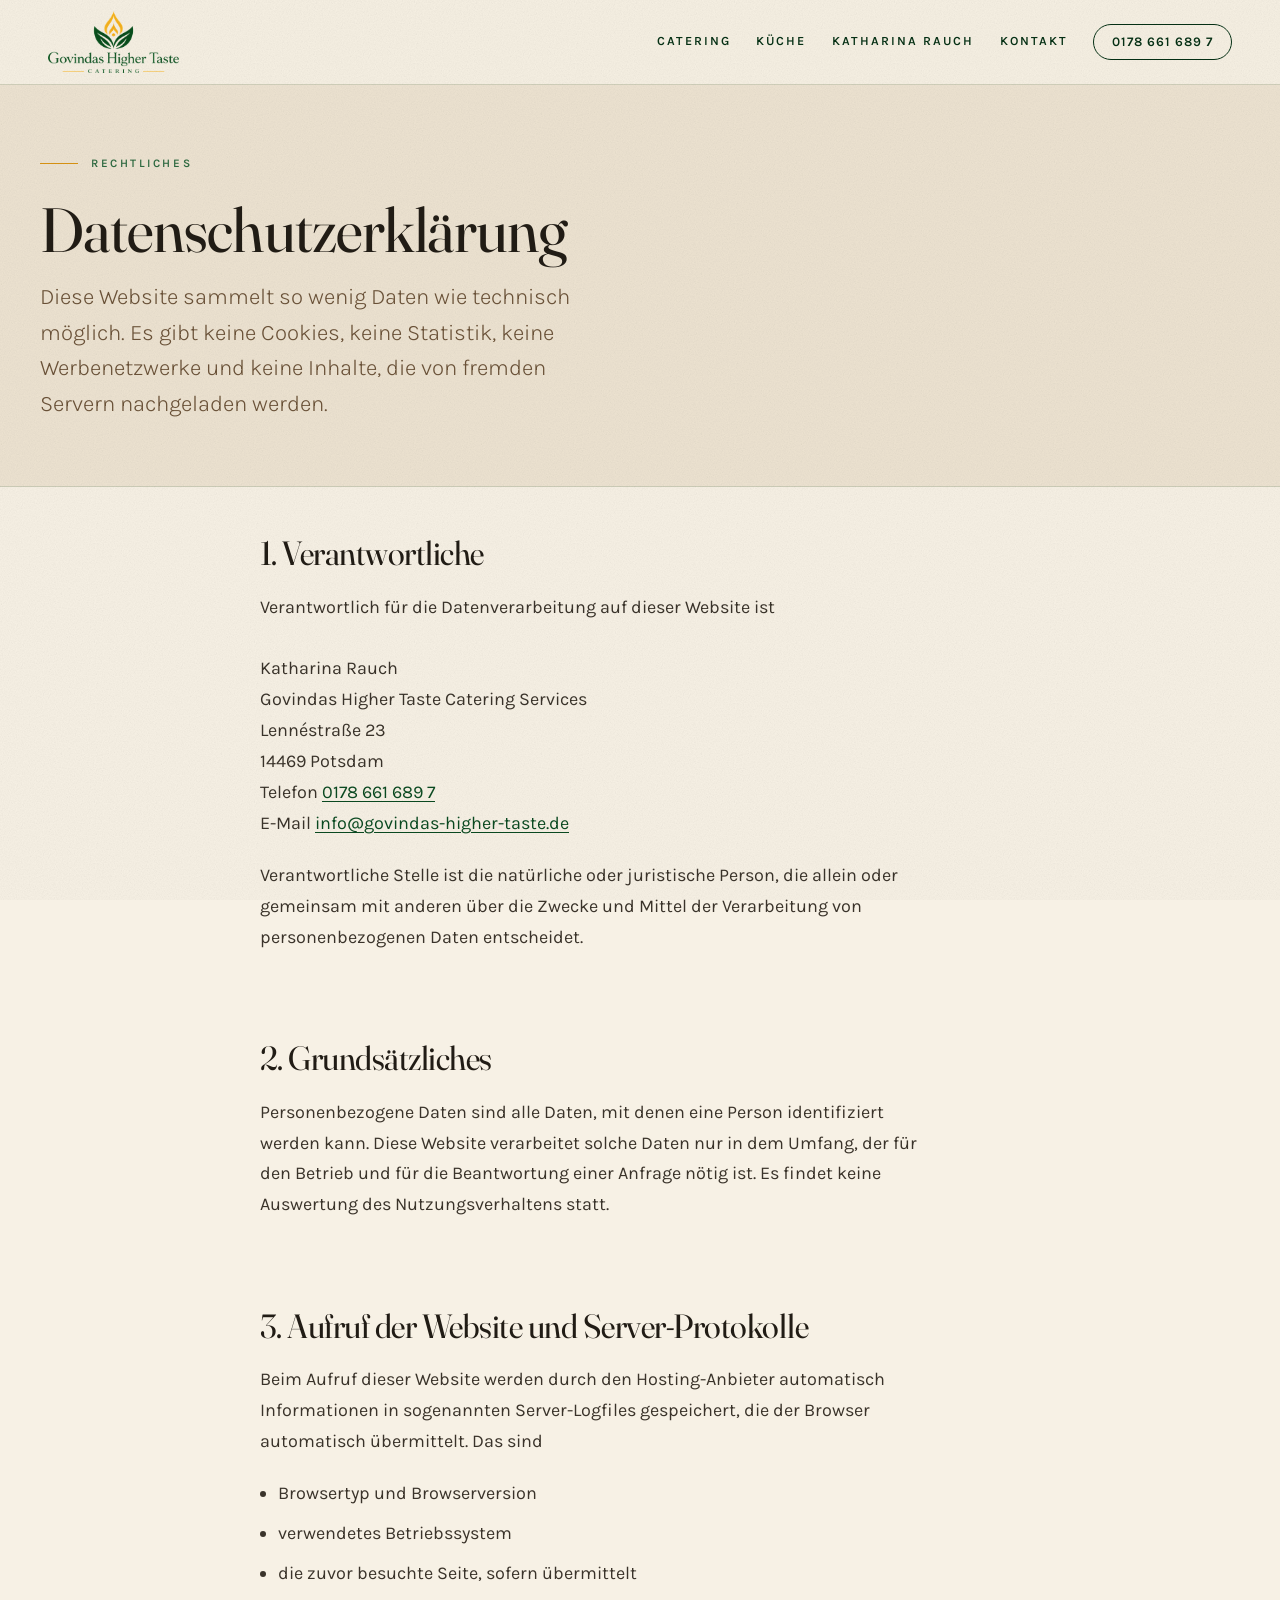
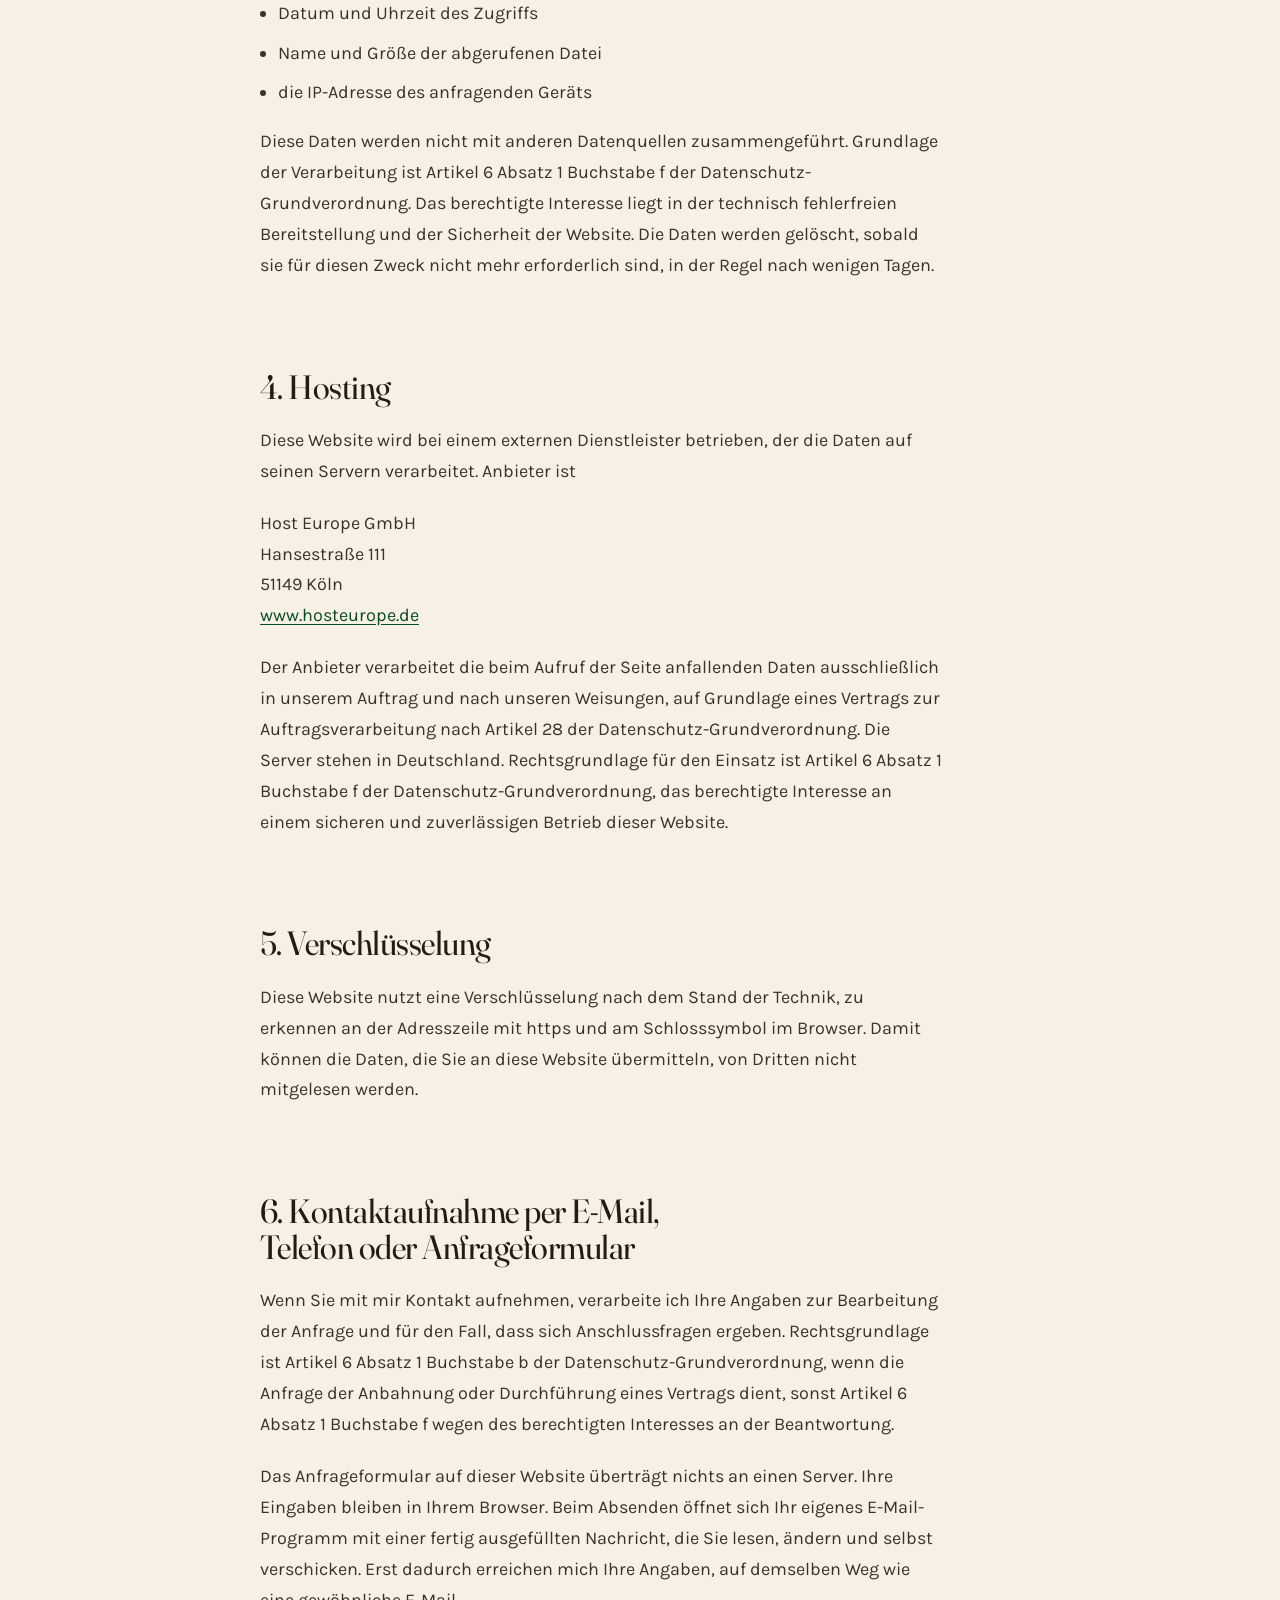
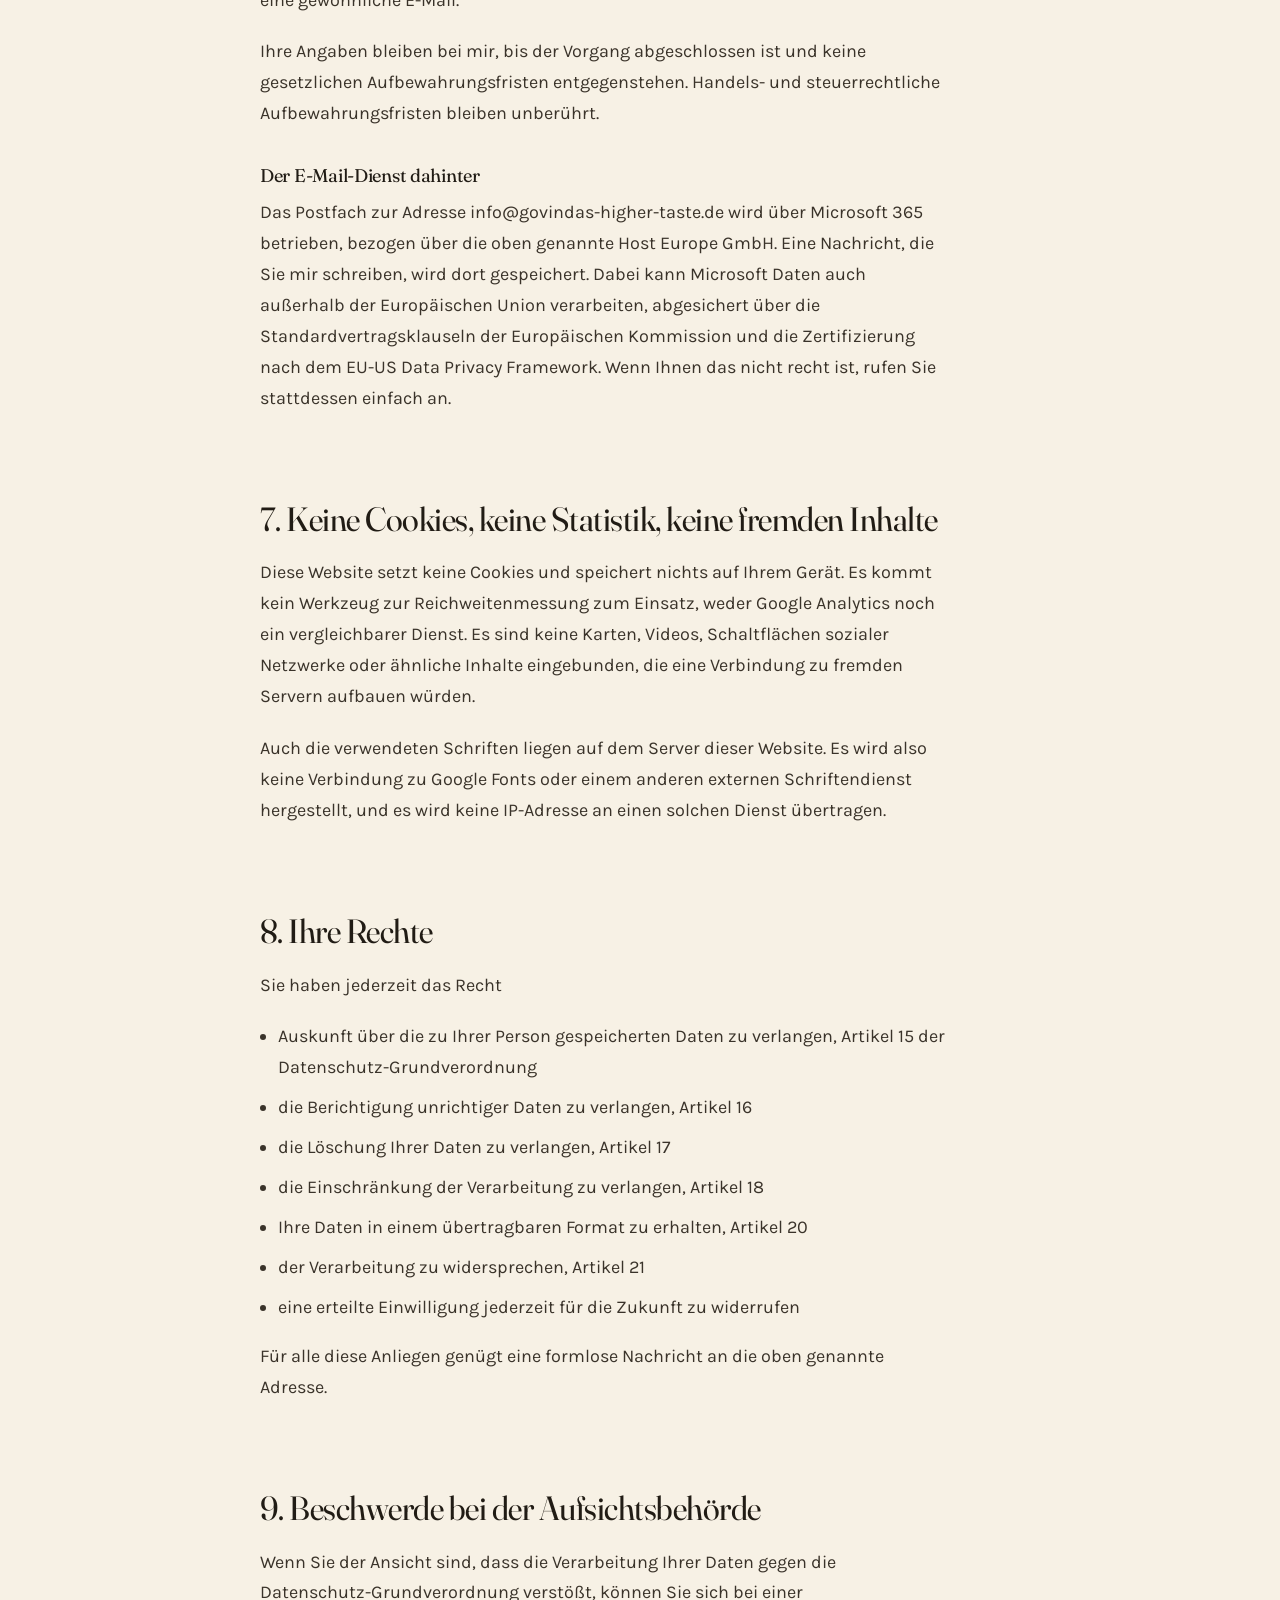
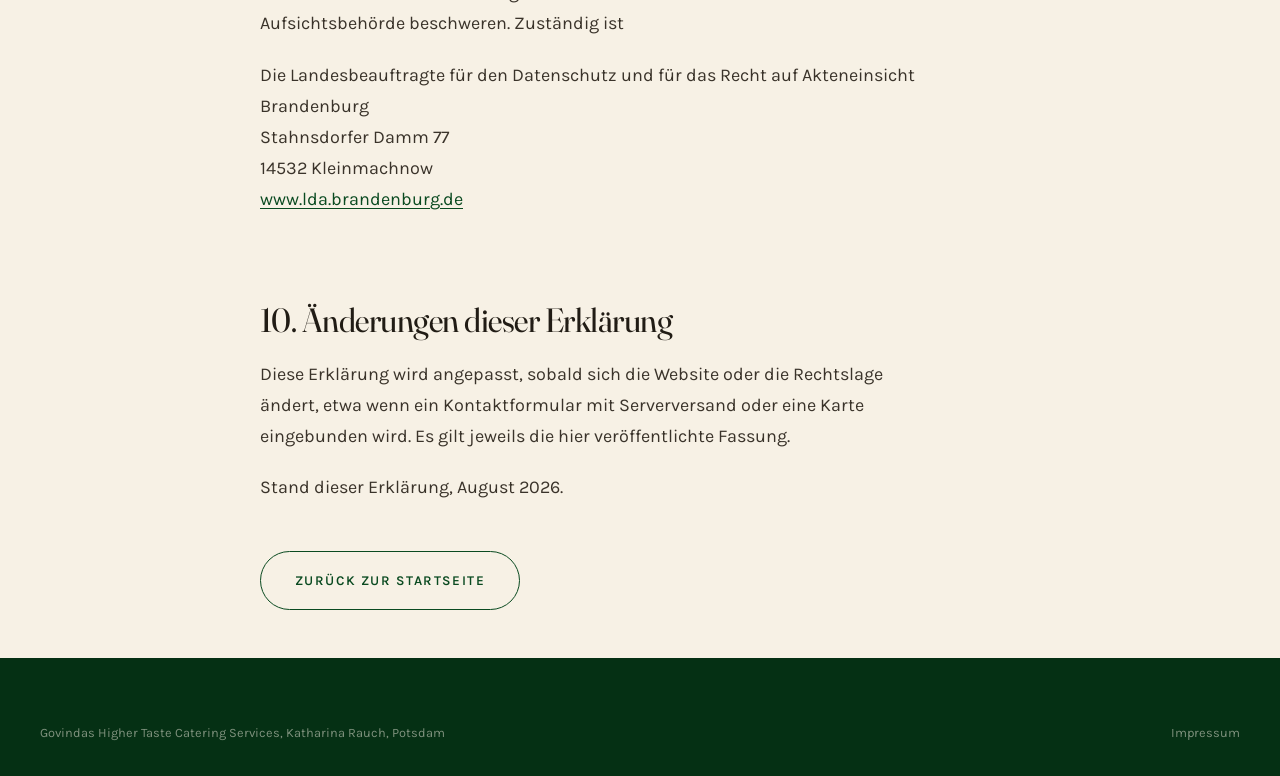
<file: datenschutz.html>
<!doctype html>
<html lang="de">
<head>
<meta charset="utf-8">
<script>document.documentElement.className+=" js";</script>
<meta name="robots" content="noindex, nofollow, noarchive">
<meta name="viewport" content="width=device-width, initial-scale=1">
<title>Datenschutzerklärung, Govindas Higher Taste Catering Services</title>
<meta name="description" content="Datenschutzerklärung von Govindas Higher Taste Catering Services, Katharina Rauch, Potsdam.">
<meta name="theme-color" content="#053014">
<link rel="icon" href="assets/img/zeichen.png?v=202608110428">
<link rel="stylesheet" href="assets/css/site.css?v=202608110428">
</head>
<body>

<header class="kopf kopf--fest" id="kopf">
  <a class="kopf-logo" href="index.html" aria-label="Govindas Higher Taste, zur Startseite">
    <img src="assets/img/logo.png?v=202608110428" alt="Govindas Higher Taste Catering" width="760" height="360">
  </a>
  <button class="nav-schalter" id="navSchalter" aria-label="Menü öffnen" aria-expanded="false" aria-controls="hauptnav">
    <span></span><span></span><span></span>
  </button>
  <nav class="kopf-nav" id="hauptnav">
    <a href="index.html#angebot">Catering</a>
    <a href="index.html#herkunft">Küche</a>
    <a href="katharina-rauch.html">Katharina Rauch</a>
    <a href="index.html#kontakt">Kontakt</a>
    <a class="kopf-tel" href="tel:+491786616897">0178 661 689 7</a>
  </nav>
</header>

<main>

<section class="seitenkopf">
  <div class="bahn">
    <p class="marke">Rechtliches</p>
    <h1>Datenschutzerklärung</h1>
    <p class="vorspann" style="max-width:36rem">
      Diese Website sammelt so wenig Daten wie technisch möglich. Es gibt keine
      Cookies, keine Statistik, keine Werbenetzwerke und keine Inhalte, die von
      fremden Servern nachgeladen werden.
    </p>
  </div>
</section>

<section class="abschnitt">
  <div class="bahn-schmal lauftext">

    <h2>1. Verantwortliche</h2>
    <p>
      Verantwortlich für die Datenverarbeitung auf dieser Website ist<br><br>
      Katharina Rauch<br>
      Govindas Higher Taste Catering Services<br>
      Lennéstraße 23<br>
      14469 Potsdam<br>
      Telefon <a href="tel:+491786616897">0178 661 689 7</a><br>
      E-Mail <a href="mailto:info@govindas-higher-taste.de">info@govindas-higher-taste.de</a>
    </p>
    <p>
      Verantwortliche Stelle ist die natürliche oder juristische Person, die
      allein oder gemeinsam mit anderen über die Zwecke und Mittel der
      Verarbeitung von personenbezogenen Daten entscheidet.
    </p>

    <h2>2. Grundsätzliches</h2>
    <p>
      Personenbezogene Daten sind alle Daten, mit denen eine Person
      identifiziert werden kann. Diese Website verarbeitet solche Daten nur in
      dem Umfang, der für den Betrieb und für die Beantwortung einer Anfrage
      nötig ist. Es findet keine Auswertung des Nutzungsverhaltens statt.
    </p>

    <h2>3. Aufruf der Website und Server-Protokolle</h2>
    <p>
      Beim Aufruf dieser Website werden durch den Hosting-Anbieter automatisch
      Informationen in sogenannten Server-Logfiles gespeichert, die der Browser
      automatisch übermittelt. Das sind
    </p>
    <ul>
      <li>Browsertyp und Browserversion</li>
      <li>verwendetes Betriebssystem</li>
      <li>die zuvor besuchte Seite, sofern übermittelt</li>
      <li>Datum und Uhrzeit des Zugriffs</li>
      <li>Name und Größe der abgerufenen Datei</li>
      <li>die IP-Adresse des anfragenden Geräts</li>
    </ul>
    <p>
      Diese Daten werden nicht mit anderen Datenquellen zusammengeführt.
      Grundlage der Verarbeitung ist Artikel 6 Absatz 1 Buchstabe f der
      Datenschutz-Grundverordnung. Das berechtigte Interesse liegt in der
      technisch fehlerfreien Bereitstellung und der Sicherheit der Website. Die
      Daten werden gelöscht, sobald sie für diesen Zweck nicht mehr erforderlich
      sind, in der Regel nach wenigen Tagen.
    </p>

    <h2>4. Hosting</h2>
    <p>
      Diese Website wird bei einem externen Dienstleister betrieben, der die
      Daten auf seinen Servern verarbeitet. Anbieter ist
    </p>
    <p>
      Host Europe GmbH<br>
      Hansestraße 111<br>
      51149 Köln<br>
      <a href="https://www.hosteurope.de" rel="noopener" target="_blank">www.hosteurope.de</a>
    </p>
    <p>
      Der Anbieter verarbeitet die beim Aufruf der Seite anfallenden Daten
      ausschließlich in unserem Auftrag und nach unseren Weisungen, auf
      Grundlage eines Vertrags zur Auftragsverarbeitung nach Artikel 28 der
      Datenschutz-Grundverordnung. Die Server stehen in Deutschland.
      Rechtsgrundlage für den Einsatz ist Artikel 6 Absatz 1 Buchstabe f der
      Datenschutz-Grundverordnung, das berechtigte Interesse an einem sicheren
      und zuverlässigen Betrieb dieser Website.
    </p>

    <h2>5. Verschlüsselung</h2>
    <p>
      Diese Website nutzt eine Verschlüsselung nach dem Stand der Technik, zu
      erkennen an der Adresszeile mit https und am Schlosssymbol im Browser.
      Damit können die Daten, die Sie an diese Website übermitteln, von Dritten
      nicht mitgelesen werden.
    </p>

    <h2>6. Kontaktaufnahme per E-Mail, Telefon oder Anfrageformular</h2>
    <p>
      Wenn Sie mit mir Kontakt aufnehmen, verarbeite ich Ihre Angaben zur
      Bearbeitung der Anfrage und für den Fall, dass sich Anschlussfragen
      ergeben. Rechtsgrundlage ist Artikel 6 Absatz 1 Buchstabe b der
      Datenschutz-Grundverordnung, wenn die Anfrage der Anbahnung oder
      Durchführung eines Vertrags dient, sonst Artikel 6 Absatz 1 Buchstabe f
      wegen des berechtigten Interesses an der Beantwortung.
    </p>
    <p>
      Das Anfrageformular auf dieser Website überträgt nichts an einen Server.
      Ihre Eingaben bleiben in Ihrem Browser. Beim Absenden öffnet sich Ihr
      eigenes E-Mail-Programm mit einer fertig ausgefüllten Nachricht, die Sie
      lesen, ändern und selbst verschicken. Erst dadurch erreichen mich Ihre
      Angaben, auf demselben Weg wie eine gewöhnliche E-Mail.
    </p>
    <p>
      Ihre Angaben bleiben bei mir, bis der Vorgang abgeschlossen ist und keine
      gesetzlichen Aufbewahrungsfristen entgegenstehen. Handels- und
      steuerrechtliche Aufbewahrungsfristen bleiben unberührt.
    </p>

    <h3>Der E-Mail-Dienst dahinter</h3>
    <p>
      Das Postfach zur Adresse info@govindas-higher-taste.de wird über
      Microsoft 365 betrieben, bezogen über die oben genannte Host Europe GmbH.
      Eine Nachricht, die Sie mir schreiben, wird dort gespeichert. Dabei kann
      Microsoft Daten auch außerhalb der Europäischen Union verarbeiten,
      abgesichert über die Standardvertragsklauseln der Europäischen Kommission
      und die Zertifizierung nach dem EU-US Data Privacy Framework. Wenn Ihnen
      das nicht recht ist, rufen Sie stattdessen einfach an.
    </p>

    <h2>7. Keine Cookies, keine Statistik, keine fremden Inhalte</h2>
    <p>
      Diese Website setzt keine Cookies und speichert nichts auf Ihrem Gerät.
      Es kommt kein Werkzeug zur Reichweitenmessung zum Einsatz, weder
      Google Analytics noch ein vergleichbarer Dienst. Es sind keine Karten,
      Videos, Schaltflächen sozialer Netzwerke oder ähnliche Inhalte
      eingebunden, die eine Verbindung zu fremden Servern aufbauen würden.
    </p>
    <p>
      Auch die verwendeten Schriften liegen auf dem Server dieser Website. Es
      wird also keine Verbindung zu Google Fonts oder einem anderen externen
      Schriftendienst hergestellt, und es wird keine IP-Adresse an einen
      solchen Dienst übertragen.
    </p>

    <h2>8. Ihre Rechte</h2>
    <p>
      Sie haben jederzeit das Recht
    </p>
    <ul>
      <li>Auskunft über die zu Ihrer Person gespeicherten Daten zu verlangen,
        Artikel 15 der Datenschutz-Grundverordnung</li>
      <li>die Berichtigung unrichtiger Daten zu verlangen, Artikel 16</li>
      <li>die Löschung Ihrer Daten zu verlangen, Artikel 17</li>
      <li>die Einschränkung der Verarbeitung zu verlangen, Artikel 18</li>
      <li>Ihre Daten in einem übertragbaren Format zu erhalten, Artikel 20</li>
      <li>der Verarbeitung zu widersprechen, Artikel 21</li>
      <li>eine erteilte Einwilligung jederzeit für die Zukunft zu widerrufen</li>
    </ul>
    <p>
      Für alle diese Anliegen genügt eine formlose Nachricht an die oben
      genannte Adresse.
    </p>

    <h2>9. Beschwerde bei der Aufsichtsbehörde</h2>
    <p>
      Wenn Sie der Ansicht sind, dass die Verarbeitung Ihrer Daten gegen die
      Datenschutz-Grundverordnung verstößt, können Sie sich bei einer
      Aufsichtsbehörde beschweren. Zuständig ist
    </p>
    <p>
      Die Landesbeauftragte für den Datenschutz und für das Recht auf
      Akteneinsicht Brandenburg<br>
      Stahnsdorfer Damm 77<br>
      14532 Kleinmachnow<br>
      <a href="https://www.lda.brandenburg.de" rel="noopener" target="_blank">www.lda.brandenburg.de</a>
    </p>

    <h2>10. Änderungen dieser Erklärung</h2>
    <p>
      Diese Erklärung wird angepasst, sobald sich die Website oder die
      Rechtslage ändert, etwa wenn ein Kontaktformular mit Serverversand oder
      eine Karte eingebunden wird. Es gilt jeweils die hier veröffentlichte
      Fassung.
    </p>
    <p>Stand dieser Erklärung, August 2026.</p>

    <p style="margin-top:3rem">
      <a class="knopf knopf--rand" href="index.html">Zurück zur Startseite</a>
    </p>

  </div>
</section>

</main>

<footer class="fuss">
  <div class="bahn">
    <div class="fuss-unten" style="border:0; padding-top:0">
      <span>Govindas Higher Taste Catering Services, Katharina Rauch, Potsdam</span>
      <span><a href="impressum.html">Impressum</a></span>
    </div>
  </div>
</footer>

<script>
document.getElementById('navSchalter').addEventListener('click', function () {
  var offen = document.body.classList.toggle('nav-offen');
  this.setAttribute('aria-expanded', offen ? 'true' : 'false');
});
</script>

</body>
</html>
</file>
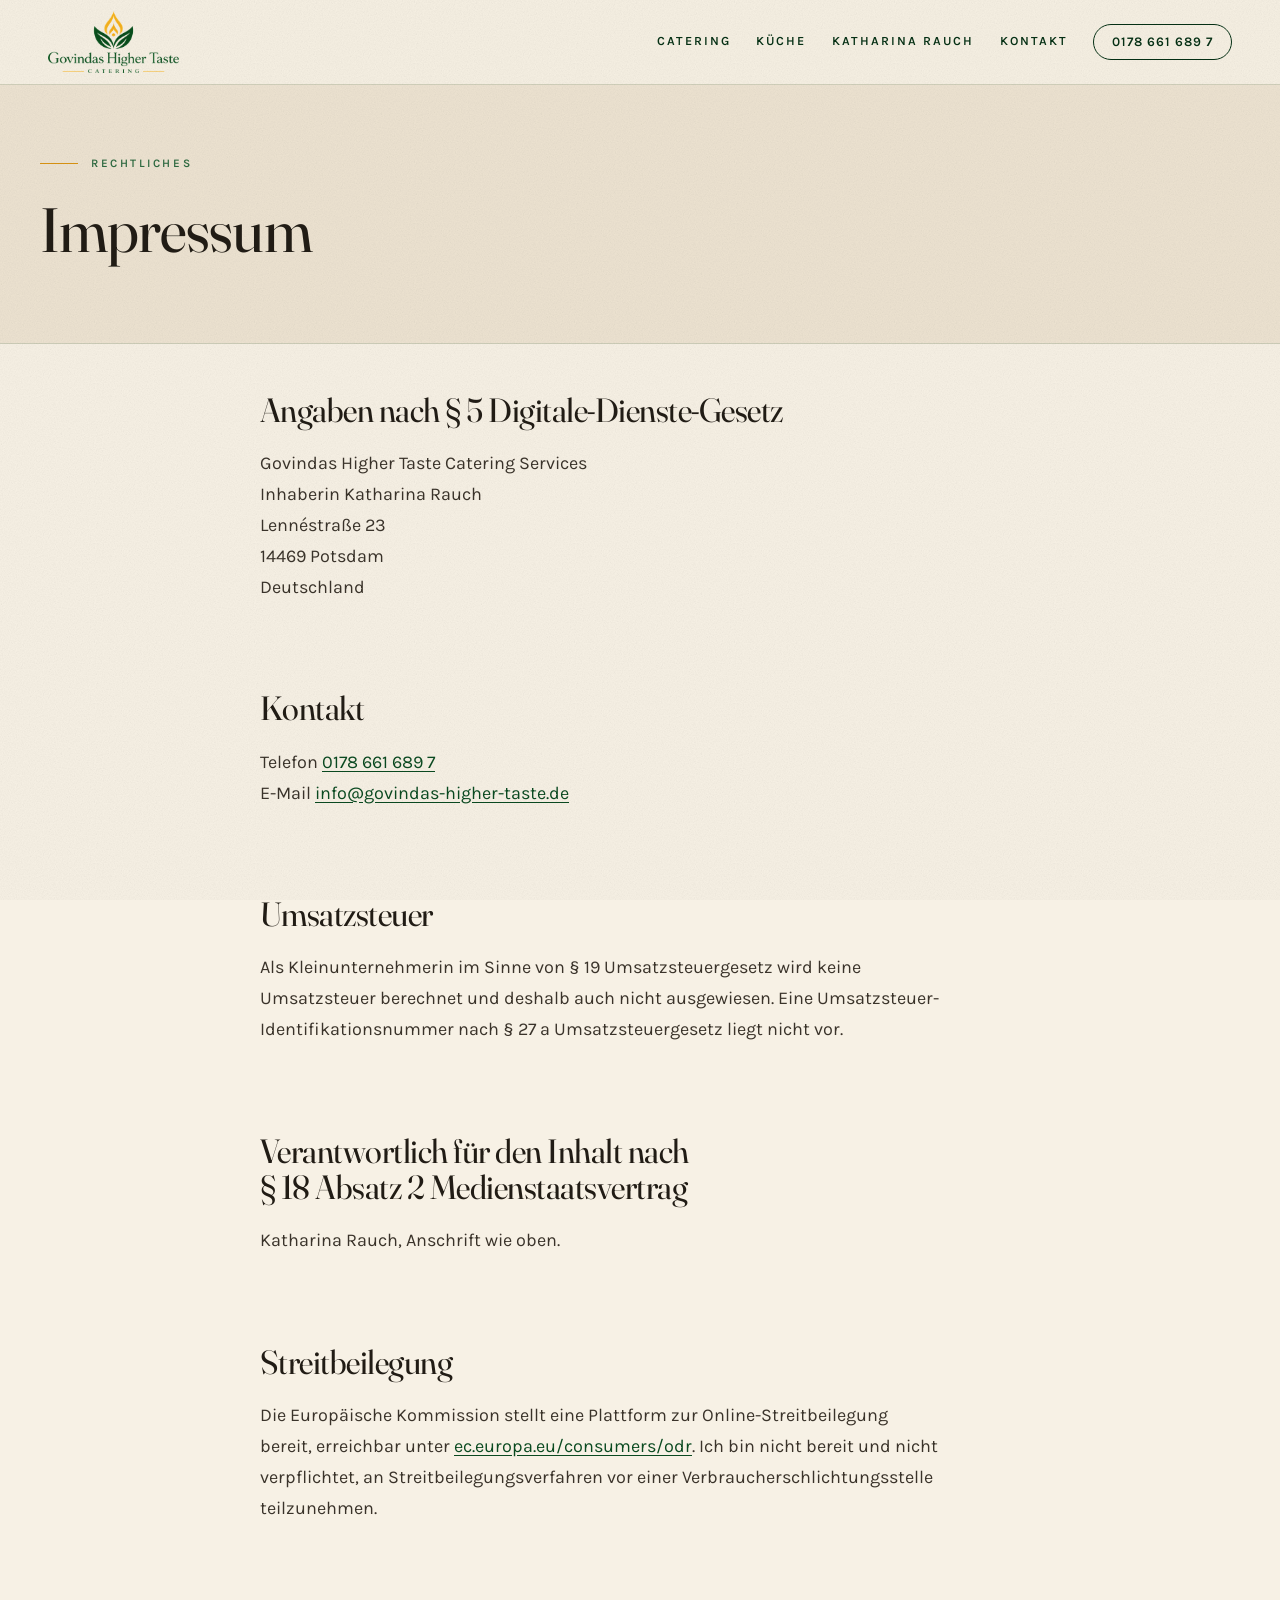
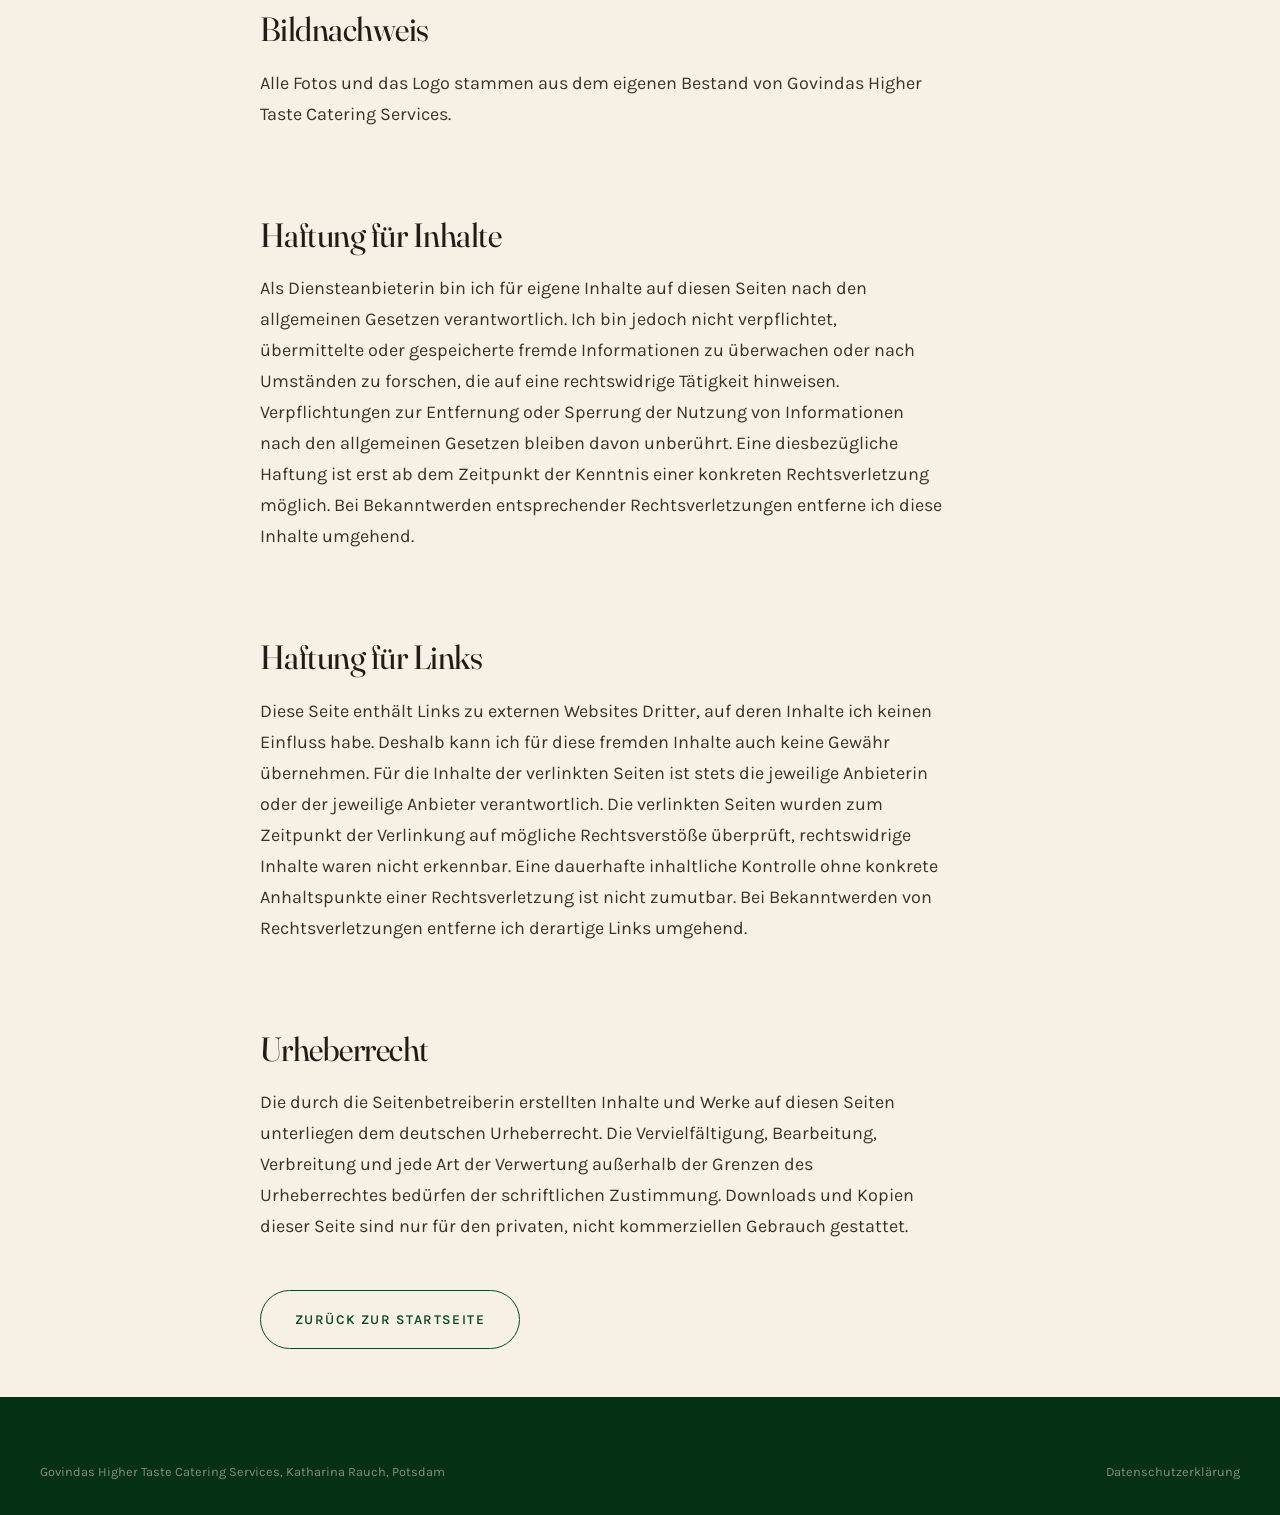
<file: impressum.html>
<!doctype html>
<html lang="de">
<head>
<meta charset="utf-8">
<script>document.documentElement.className+=" js";</script>
<meta name="robots" content="noindex, nofollow, noarchive">
<meta name="viewport" content="width=device-width, initial-scale=1">
<title>Impressum, Govindas Higher Taste Catering Services</title>
<meta name="description" content="Impressum und Anbieterkennzeichnung von Govindas Higher Taste Catering Services, Katharina Rauch, Potsdam.">
<meta name="theme-color" content="#053014">
<link rel="icon" href="assets/img/zeichen.png?v=202608110428">
<link rel="stylesheet" href="assets/css/site.css?v=202608110428">
</head>
<body>

<header class="kopf kopf--fest" id="kopf">
  <a class="kopf-logo" href="index.html" aria-label="Govindas Higher Taste, zur Startseite">
    <img src="assets/img/logo.png?v=202608110428" alt="Govindas Higher Taste Catering" width="760" height="360">
  </a>
  <button class="nav-schalter" id="navSchalter" aria-label="Menü öffnen" aria-expanded="false" aria-controls="hauptnav">
    <span></span><span></span><span></span>
  </button>
  <nav class="kopf-nav" id="hauptnav">
    <a href="index.html#angebot">Catering</a>
    <a href="index.html#herkunft">Küche</a>
    <a href="katharina-rauch.html">Katharina Rauch</a>
    <a href="index.html#kontakt">Kontakt</a>
    <a class="kopf-tel" href="tel:+491786616897">0178 661 689 7</a>
  </nav>
</header>

<main>

<section class="seitenkopf">
  <div class="bahn">
    <p class="marke">Rechtliches</p>
    <h1>Impressum</h1>
  </div>
</section>

<section class="abschnitt">
  <div class="bahn-schmal lauftext">

    <h2>Angaben nach § 5 Digitale-Dienste-Gesetz</h2>
    <p>
      Govindas Higher Taste Catering Services<br>
      Inhaberin Katharina Rauch<br>
      Lennéstraße 23<br>
      14469 Potsdam<br>
      Deutschland
    </p>

    <h2>Kontakt</h2>
    <p>
      Telefon <a href="tel:+491786616897">0178 661 689 7</a><br>
      E-Mail <a href="mailto:info@govindas-higher-taste.de">info@govindas-higher-taste.de</a>
    </p>

    <h2>Umsatzsteuer</h2>
    <p>
      Als Kleinunternehmerin im Sinne von § 19 Umsatzsteuergesetz wird keine
      Umsatzsteuer berechnet und deshalb auch nicht ausgewiesen. Eine
      Umsatzsteuer-Identifikationsnummer nach § 27 a Umsatzsteuergesetz liegt
      nicht vor.
    </p>

    <h2>Verantwortlich für den Inhalt nach § 18 Absatz 2 Medienstaatsvertrag</h2>
    <p>
      Katharina Rauch, Anschrift wie oben.
    </p>

    <h2>Streitbeilegung</h2>
    <p>
      Die Europäische Kommission stellt eine Plattform zur
      Online-Streitbeilegung bereit, erreichbar unter
      <a href="https://ec.europa.eu/consumers/odr/" rel="noopener" target="_blank">ec.europa.eu/consumers/odr</a>.
      Ich bin nicht bereit und nicht verpflichtet, an Streitbeilegungsverfahren
      vor einer Verbraucherschlichtungsstelle teilzunehmen.
    </p>

    <h2>Bildnachweis</h2>
    <p>
      Alle Fotos und das Logo stammen aus dem eigenen Bestand von
      Govindas Higher Taste Catering Services.
    </p>

    <h2>Haftung für Inhalte</h2>
    <p>
      Als Diensteanbieterin bin ich für eigene Inhalte auf diesen Seiten nach
      den allgemeinen Gesetzen verantwortlich. Ich bin jedoch nicht
      verpflichtet, übermittelte oder gespeicherte fremde Informationen zu
      überwachen oder nach Umständen zu forschen, die auf eine rechtswidrige
      Tätigkeit hinweisen. Verpflichtungen zur Entfernung oder Sperrung der
      Nutzung von Informationen nach den allgemeinen Gesetzen bleiben davon
      unberührt. Eine diesbezügliche Haftung ist erst ab dem Zeitpunkt der
      Kenntnis einer konkreten Rechtsverletzung möglich. Bei Bekanntwerden
      entsprechender Rechtsverletzungen entferne ich diese Inhalte umgehend.
    </p>

    <h2>Haftung für Links</h2>
    <p>
      Diese Seite enthält Links zu externen Websites Dritter, auf deren Inhalte
      ich keinen Einfluss habe. Deshalb kann ich für diese fremden Inhalte auch
      keine Gewähr übernehmen. Für die Inhalte der verlinkten Seiten ist stets
      die jeweilige Anbieterin oder der jeweilige Anbieter verantwortlich. Die
      verlinkten Seiten wurden zum Zeitpunkt der Verlinkung auf mögliche
      Rechtsverstöße überprüft, rechtswidrige Inhalte waren nicht erkennbar.
      Eine dauerhafte inhaltliche Kontrolle ohne konkrete Anhaltspunkte einer
      Rechtsverletzung ist nicht zumutbar. Bei Bekanntwerden von
      Rechtsverletzungen entferne ich derartige Links umgehend.
    </p>

    <h2>Urheberrecht</h2>
    <p>
      Die durch die Seitenbetreiberin erstellten Inhalte und Werke auf diesen
      Seiten unterliegen dem deutschen Urheberrecht. Die Vervielfältigung,
      Bearbeitung, Verbreitung und jede Art der Verwertung außerhalb der Grenzen
      des Urheberrechtes bedürfen der schriftlichen Zustimmung. Downloads und
      Kopien dieser Seite sind nur für den privaten, nicht kommerziellen
      Gebrauch gestattet.
    </p>

    <p style="margin-top:3rem">
      <a class="knopf knopf--rand" href="index.html">Zurück zur Startseite</a>
    </p>

  </div>
</section>

</main>

<footer class="fuss">
  <div class="bahn">
    <div class="fuss-unten" style="border:0; padding-top:0">
      <span>Govindas Higher Taste Catering Services, Katharina Rauch, Potsdam</span>
      <span><a href="datenschutz.html">Datenschutzerklärung</a></span>
    </div>
  </div>
</footer>

<script>
document.getElementById('navSchalter').addEventListener('click', function () {
  var offen = document.body.classList.toggle('nav-offen');
  this.setAttribute('aria-expanded', offen ? 'true' : 'false');
});
</script>

</body>
</html>
</file>
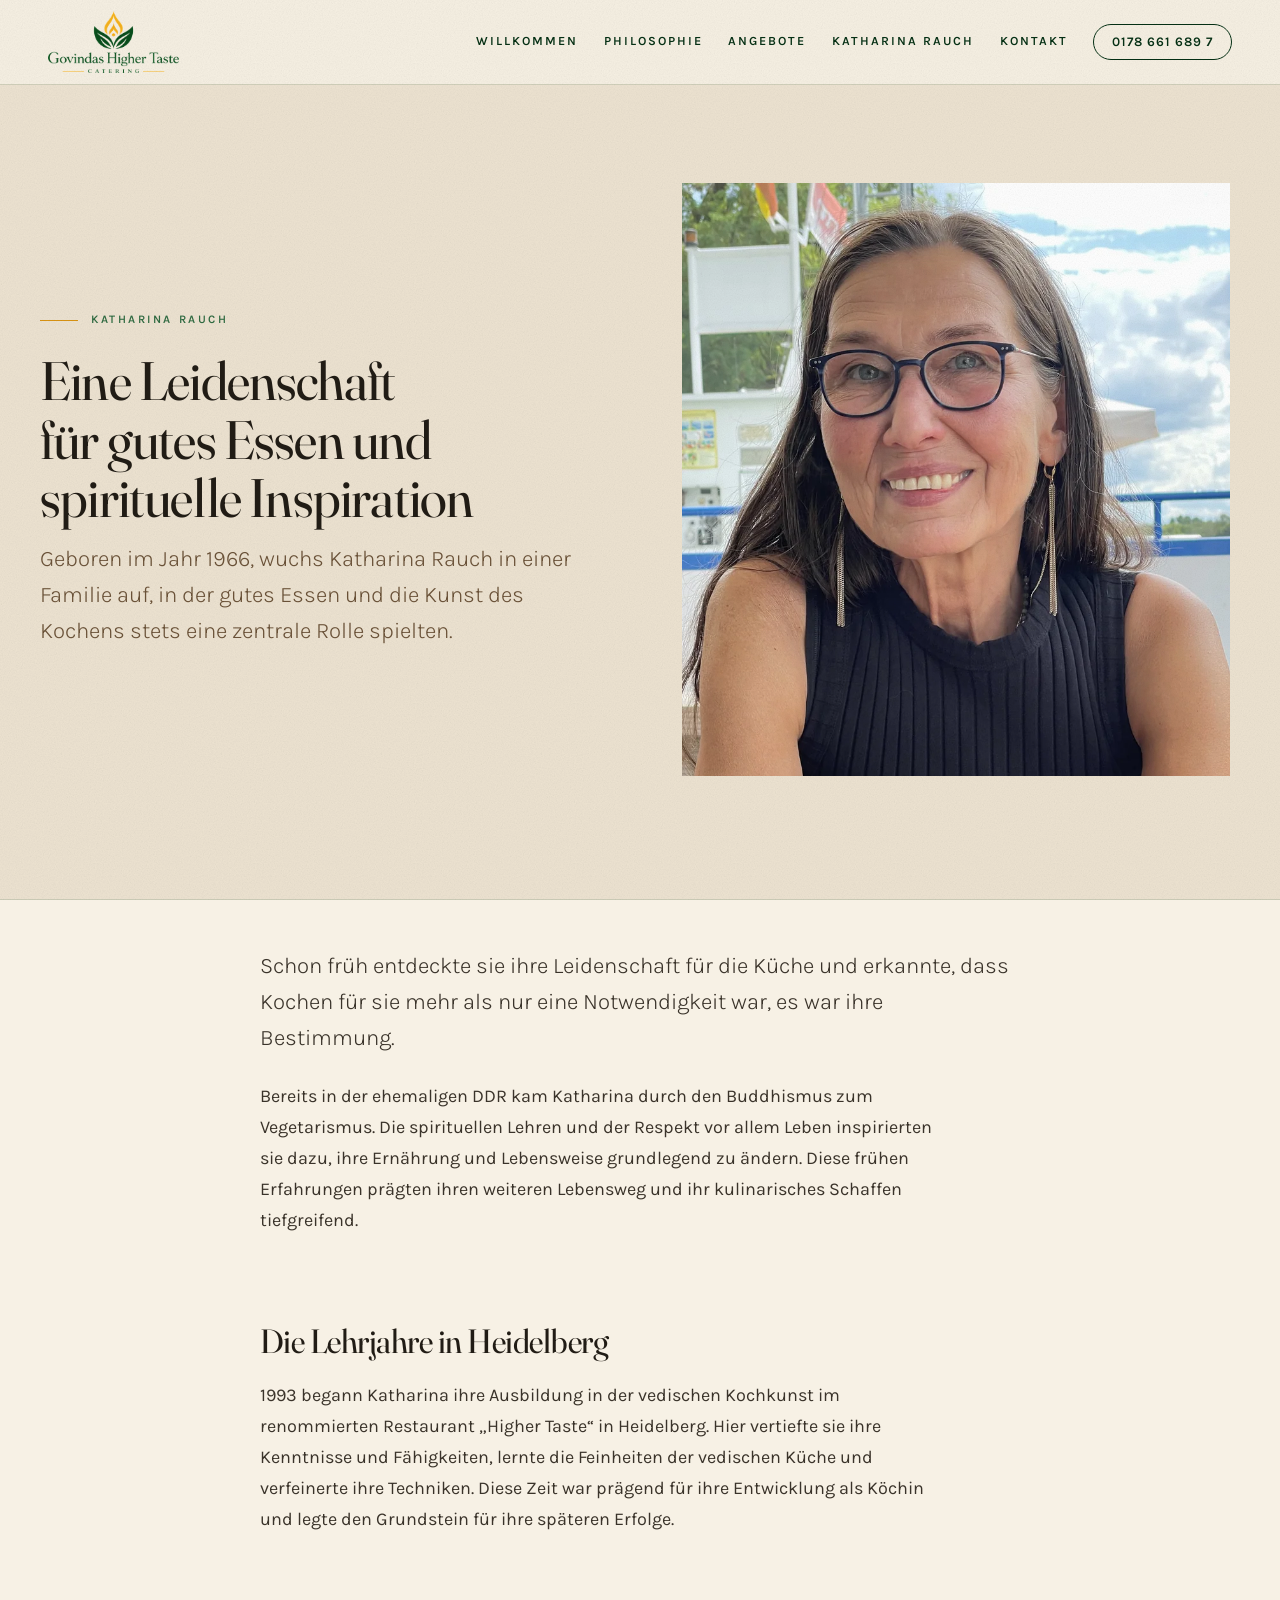
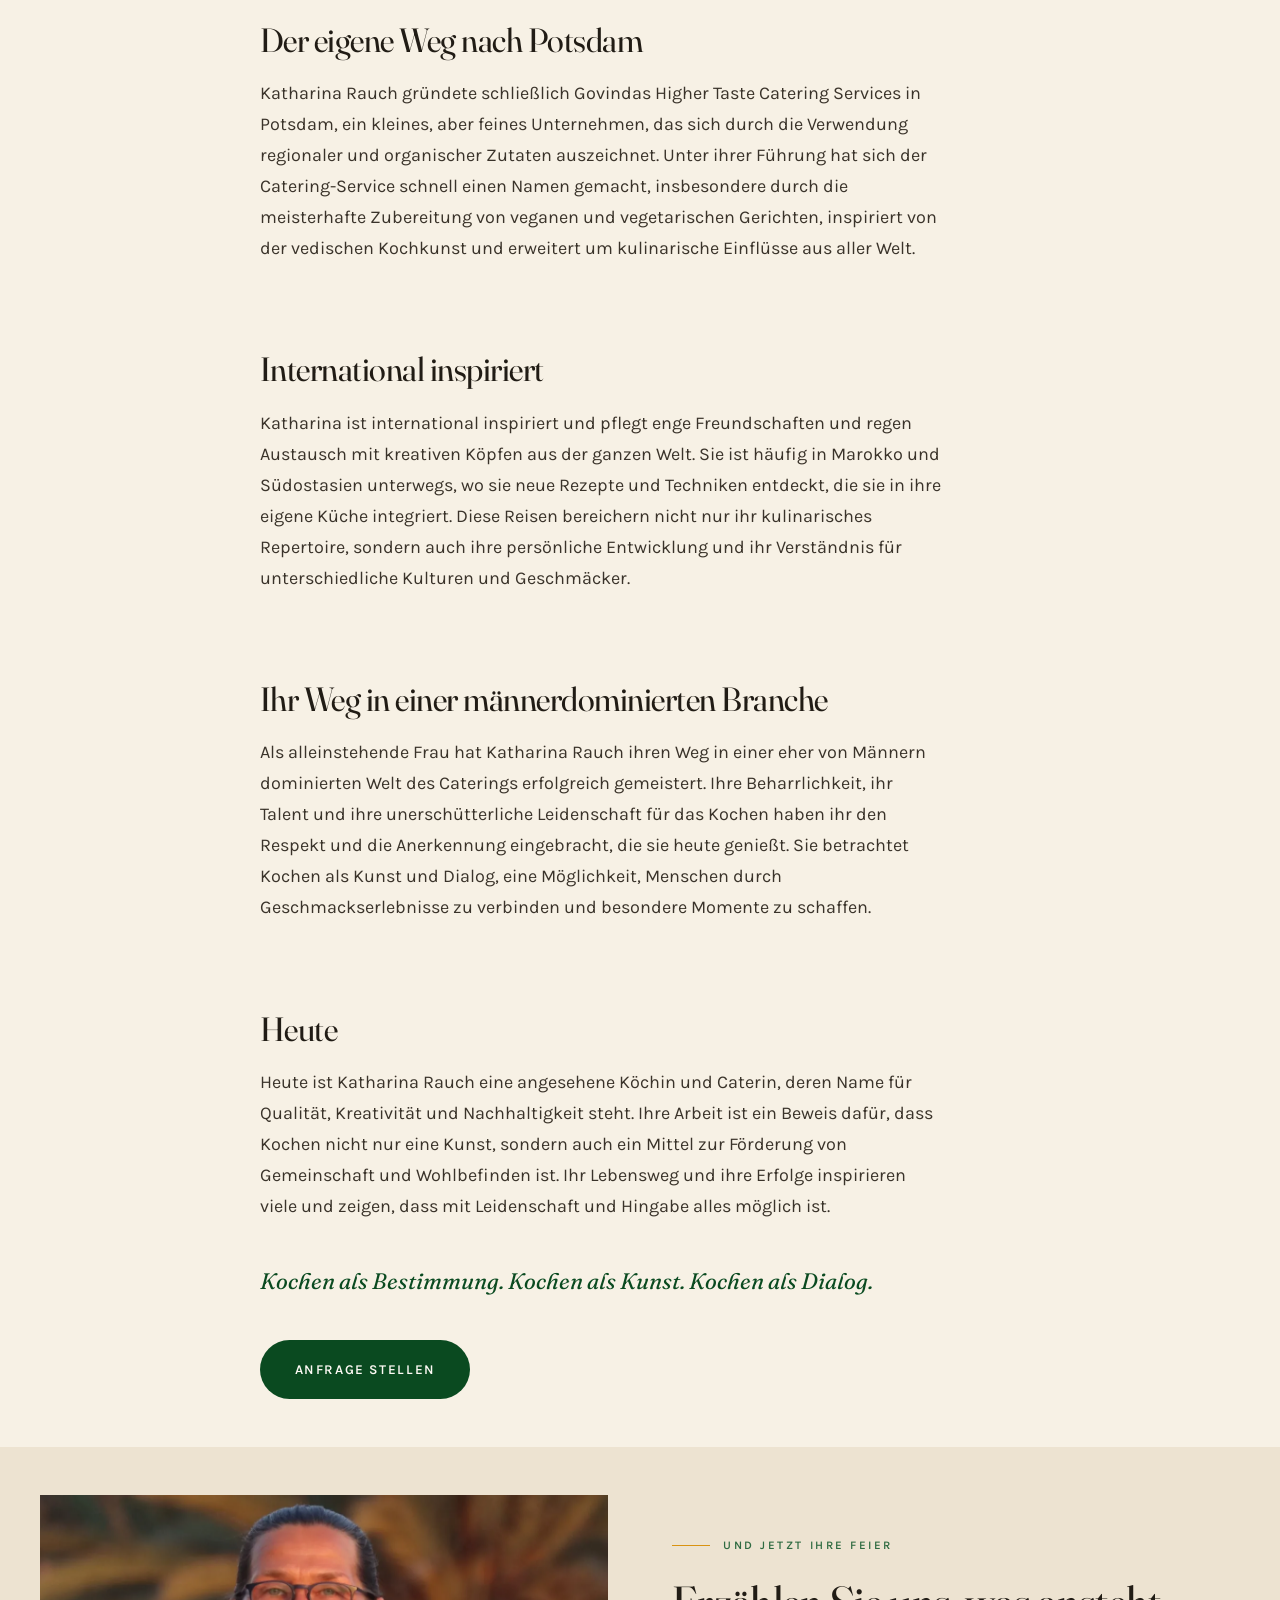
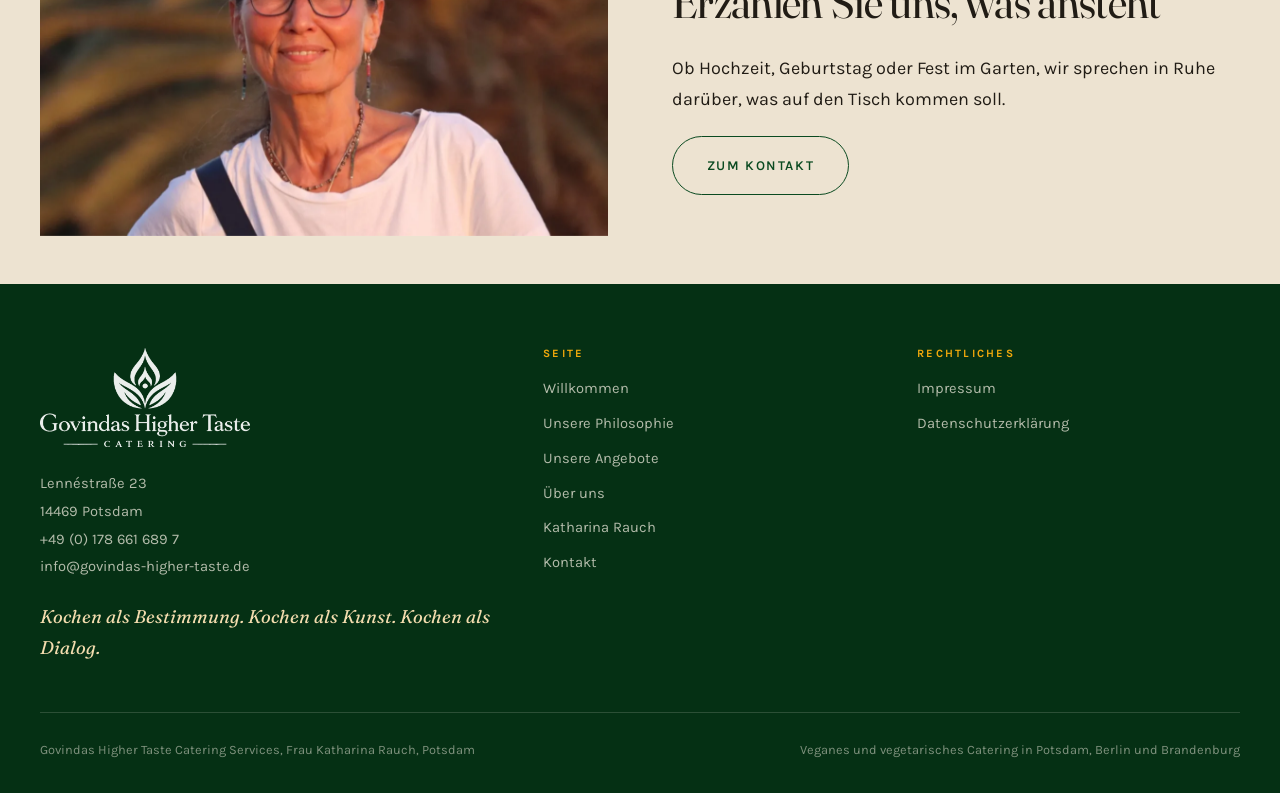
<file: katharina-rauch.html>
<!doctype html>
<html lang="de">
<head>
<meta charset="utf-8">
<script>document.documentElement.className+=" js";</script>
<meta name="robots" content="noindex, nofollow, noarchive">
<meta name="viewport" content="width=device-width, initial-scale=1">
<title>Katharina Rauch, Köchin und Caterin in Potsdam</title>
<meta name="description" content="Eine Leidenschaft für gutes Essen und spirituelle Inspiration. Der Weg von Katharina Rauch, von der DDR über die vedische Kochkunst in Heidelberg bis nach Potsdam.">
<meta name="theme-color" content="#053014">
<link rel="icon" href="assets/img/zeichen.png?v=202608110428">
<link rel="preload" href="assets/fonts/fraunces-latin.woff2?v=202608110428" as="font" type="font/woff2" crossorigin>
<link rel="preload" href="assets/fonts/karla-latin.woff2?v=202608110428" as="font" type="font/woff2" crossorigin>
<link rel="stylesheet" href="assets/css/site.css?v=202608110428">
</head>
<body>

<header class="kopf kopf--fest" id="kopf">
  <a class="kopf-logo" href="index.html" aria-label="Govindas Higher Taste, zur Startseite">
    <img src="assets/img/logo.png?v=202608110428" alt="Govindas Higher Taste Catering" width="760" height="360">
  </a>
  <button class="nav-schalter" id="navSchalter" aria-label="Menü öffnen" aria-expanded="false" aria-controls="hauptnav">
    <span></span><span></span><span></span>
  </button>
  <nav class="kopf-nav" id="hauptnav">
    <a href="index.html#willkommen">Willkommen</a>
    <a href="index.html#philosophie">Philosophie</a>
    <a href="index.html#angebote">Angebote</a>
    <a href="katharina-rauch.html">Katharina Rauch</a>
    <a href="index.html#kontakt">Kontakt</a>
    <a class="kopf-tel" href="tel:+491786616897">0178 661 689 7</a>
  </nav>
</header>

<main>

<!-- Kopf und Porträt zusammen auf einem Bildschirm, damit die Seite beim
     Öffnen abgeschlossen wirkt und niemand ein angeschnittenes Gesicht sieht -->
<section class="seitenkopf seitenkopf--duo">
  <div class="bahn">
    <div class="duo">
      <div class="duo-text">
        <p class="marke">Katharina Rauch</p>
        <h1>Eine Leidenschaft für gutes Essen und spirituelle Inspiration</h1>
        <p class="vorspann">
          Geboren im Jahr 1966, wuchs Katharina Rauch in einer Familie auf, in
          der gutes Essen und die Kunst des Kochens stets eine zentrale Rolle
          spielten.
        </p>
      </div>
      <div class="duo-bild">
        <img src="assets/img/katharina-lachend.webp?v=202608110428" alt="Katharina Rauch" width="860" height="932" loading="eager">
      </div>
    </div>
  </div>
</section>

<section class="abschnitt">
  <div class="bahn-schmal lauftext zeigt-sich">

    <p class="vorspann">
      Schon früh entdeckte sie ihre Leidenschaft für die Küche und erkannte,
      dass Kochen für sie mehr als nur eine Notwendigkeit war, es war ihre
      Bestimmung.
    </p>
    <p>
      Bereits in der ehemaligen DDR kam Katharina durch den Buddhismus zum
      Vegetarismus. Die spirituellen Lehren und der Respekt vor allem Leben
      inspirierten sie dazu, ihre Ernährung und Lebensweise grundlegend zu
      ändern. Diese frühen Erfahrungen prägten ihren weiteren Lebensweg und ihr
      kulinarisches Schaffen tiefgreifend.
    </p>

    <h2>Die Lehrjahre in Heidelberg</h2>
    <p>
      1993 begann Katharina ihre Ausbildung in der vedischen Kochkunst im
      renommierten Restaurant „Higher Taste“ in Heidelberg. Hier vertiefte sie
      ihre Kenntnisse und Fähigkeiten, lernte die Feinheiten der vedischen
      Küche und verfeinerte ihre Techniken. Diese Zeit war prägend für ihre
      Entwicklung als Köchin und legte den Grundstein für ihre späteren
      Erfolge.
    </p>

    <h2>Der eigene Weg nach Potsdam</h2>
    <p>
      Katharina Rauch gründete schließlich Govindas Higher Taste Catering
      Services in Potsdam, ein kleines, aber feines Unternehmen, das sich durch
      die Verwendung regionaler und organischer Zutaten auszeichnet. Unter
      ihrer Führung hat sich der Catering-Service schnell einen Namen gemacht,
      insbesondere durch die meisterhafte Zubereitung von veganen und
      vegetarischen Gerichten, inspiriert von der vedischen Kochkunst und
      erweitert um kulinarische Einflüsse aus aller Welt.
    </p>

    <h2>International inspiriert</h2>
    <p>
      Katharina ist international inspiriert und pflegt enge Freundschaften und
      regen Austausch mit kreativen Köpfen aus der ganzen Welt. Sie ist häufig
      in Marokko und Südostasien unterwegs, wo sie neue Rezepte und Techniken
      entdeckt, die sie in ihre eigene Küche integriert. Diese Reisen
      bereichern nicht nur ihr kulinarisches Repertoire, sondern auch ihre
      persönliche Entwicklung und ihr Verständnis für unterschiedliche Kulturen
      und Geschmäcker.
    </p>

    <h2>Ihr Weg in einer männerdominierten Branche</h2>
    <p>
      Als alleinstehende Frau hat Katharina Rauch ihren Weg in einer eher von
      Männern dominierten Welt des Caterings erfolgreich gemeistert. Ihre
      Beharrlichkeit, ihr Talent und ihre unerschütterliche Leidenschaft für
      das Kochen haben ihr den Respekt und die Anerkennung eingebracht, die sie
      heute genießt. Sie betrachtet Kochen als Kunst und Dialog, eine
      Möglichkeit, Menschen durch Geschmackserlebnisse zu verbinden und
      besondere Momente zu schaffen.
    </p>

    <h2>Heute</h2>
    <p>
      Heute ist Katharina Rauch eine angesehene Köchin und Caterin, deren Name
      für Qualität, Kreativität und Nachhaltigkeit steht. Ihre Arbeit ist ein
      Beweis dafür, dass Kochen nicht nur eine Kunst, sondern auch ein Mittel
      zur Förderung von Gemeinschaft und Wohlbefinden ist. Ihr Lebensweg und
      ihre Erfolge inspirieren viele und zeigen, dass mit Leidenschaft und
      Hingabe alles möglich ist.
    </p>

    <p class="fuss-satz" style="color:var(--gruen); font-size:1.4rem; margin-top:2.5rem">
      Kochen als Bestimmung. Kochen als Kunst. Kochen als Dialog.
    </p>

    <p style="margin-top:2.5rem">
      <a class="knopf knopf--gruen" href="index.html#kontakt">Anfrage stellen</a>
    </p>
  </div>
</section>

<section class="abschnitt flaeche-tief">
  <div class="bahn">
    <div class="duo">
      <div class="duo-bild zeigt-sich">
        <img src="assets/img/katharina.webp?v=202608110428" alt="Katharina Rauch im Abendlicht" width="1200" height="720" loading="lazy">
      </div>
      <div class="duo-text zeigt-sich">
        <p class="marke">Und jetzt Ihre Feier</p>
        <h2>Erzählen Sie uns, was ansteht</h2>
        <p>
          Ob Hochzeit, Geburtstag oder Fest im Garten, wir sprechen in Ruhe
          darüber, was auf den Tisch kommen soll.
        </p>
        <p>
          <a class="knopf knopf--rand" href="index.html#kontakt">Zum Kontakt</a>
        </p>
      </div>
    </div>
  </div>
</section>

</main>

<footer class="fuss">
  <div class="bahn">
    <div class="fuss-raster">
      <div>
        <img class="fuss-logo" src="assets/img/logo.png?v=202608110428" alt="Govindas Higher Taste Catering" width="760" height="360" loading="lazy">
        <address>
          Lennéstraße 23<br>
          14469 Potsdam<br>
          <a href="tel:+491786616897">+49 (0) 178 661 689 7</a><br>
          <a href="mailto:info@govindas-higher-taste.de">info@govindas-higher-taste.de</a>
        </address>
        <p class="fuss-satz">Kochen als Bestimmung. Kochen als Kunst. Kochen als Dialog.</p>
      </div>
      <div>
        <h4>Seite</h4>
        <ul>
          <li><a href="index.html#willkommen">Willkommen</a></li>
          <li><a href="index.html#philosophie">Unsere Philosophie</a></li>
          <li><a href="index.html#angebote">Unsere Angebote</a></li>
          <li><a href="index.html#ueberuns">Über uns</a></li>
          <li><a href="katharina-rauch.html">Katharina Rauch</a></li>
          <li><a href="index.html#kontakt">Kontakt</a></li>
        </ul>
      </div>
      <div>
        <h4>Rechtliches</h4>
        <ul>
          <li><a href="impressum.html">Impressum</a></li>
          <li><a href="datenschutz.html">Datenschutzerklärung</a></li>
        </ul>
      </div>
    </div>
    <div class="fuss-unten">
      <span>Govindas Higher Taste Catering Services, Frau Katharina Rauch, Potsdam</span>
      <span>Veganes und vegetarisches Catering in Potsdam, Berlin und Brandenburg</span>
    </div>
  </div>
</footer>

<script>
(function () {
  var schalter = document.getElementById('navSchalter');
  if (schalter) {
    schalter.addEventListener('click', function () {
      var offen = document.body.classList.toggle('nav-offen');
      schalter.setAttribute('aria-expanded', offen ? 'true' : 'false');
    });
    document.querySelectorAll('#hauptnav a').forEach(function (a) {
      a.addEventListener('click', function () { document.body.classList.remove('nav-offen'); });
    });
  }
  var teile = document.querySelectorAll('.zeigt-sich');
  var beob = new IntersectionObserver(function (e) {
    e.forEach(function (x) { if (x.isIntersecting) { x.target.classList.add('da'); beob.unobserve(x.target); } });
  }, { threshold: 0.06, rootMargin: '0px 0px -5% 0px' });
  teile.forEach(function (el) { beob.observe(el); });
  setTimeout(function () { teile.forEach(function (el) { el.classList.add('da'); }); }, 3500);
})();
</script>

</body>
</html>
</file>
<file: assets/css/site.css>
/* ==========================================================================
   Govindas Higher Taste Catering Services
   Entwurf 11.08.2026. Farben aus dem eigenen Logo und dem Titelbild gezogen.
   Schriften liegen lokal, es geht kein Aufruf an Google.
   ========================================================================== */

@font-face {
  font-family: 'Fraunces';
  font-style: normal;
  font-weight: 300 700;
  font-display: swap;
  font-variation-settings: 'SOFT' 0, 'WONK' 1;
  src: url(../fonts/fraunces-latin.woff2) format('woff2');
  unicode-range: U+0000-00FF, U+0131, U+0152-0153, U+02BB-02BC, U+02C6, U+02DA,
    U+02DC, U+0304, U+0308, U+0329, U+2000-206F, U+20AC, U+2122, U+2191, U+2193,
    U+2212, U+2215, U+FEFF, U+FFFD;
}
@font-face {
  font-family: 'Fraunces';
  font-style: italic;
  font-weight: 300 600;
  font-display: swap;
  src: url(../fonts/fraunces-latin-italic.woff2) format('woff2');
  unicode-range: U+0000-00FF, U+0131, U+0152-0153, U+02BB-02BC, U+02C6, U+02DA,
    U+02DC, U+0304, U+0308, U+0329, U+2000-206F, U+20AC, U+2122, U+2191, U+2193,
    U+2212, U+2215, U+FEFF, U+FFFD;
}
@font-face {
  font-family: 'Karla';
  font-style: normal;
  font-weight: 300 700;
  font-display: swap;
  src: url(../fonts/karla-latin.woff2) format('woff2');
  unicode-range: U+0000-00FF, U+0131, U+0152-0153, U+02BB-02BC, U+02C6, U+02DA,
    U+02DC, U+0304, U+0308, U+0329, U+2000-206F, U+20AC, U+2122, U+2191, U+2193,
    U+2212, U+2215, U+FEFF, U+FFFD;
}

/* --------------------------------------------------------------- Grundwerte */
:root {
  --gruen:        #0a4a20;
  --gruen-tief:   #053014;
  --gruen-hell:   #2f6b41;
  --safran:       #d99312;
  --safran-hell:  #f0a80c;
  --safran-blass: #f3dcae;
  --nacht:        #12141f;
  --leinen:       #f7f1e5;
  --leinen-hell:  #fdfaf4;
  --leinen-tief:  #ede3d1;
  --tinte:        #211c15;
  --erde:         #6b5238;
  --grau:         #6f6959;

  --serif: 'Fraunces', 'Iowan Old Style', Georgia, serif;
  --sans:  'Karla', 'Avenir Next', 'Segoe UI', sans-serif;

  --bahn: min(1200px, 100% - 3rem);
  --bahn-schmal: min(760px, 100% - 3rem);
  /* Abstand von der Bahn zum Bildschirmrand, fuer Bilder die hinauslaufen */
  --seitenrand: max(1.5rem, calc((100vw - 1200px) / 2));
  --ruhig: cubic-bezier(.22, .61, .36, 1);
}

*, *::before, *::after { box-sizing: border-box; }

html { scroll-behavior: smooth; -webkit-text-size-adjust: 100%; }
@media (prefers-reduced-motion: reduce) { html { scroll-behavior: auto; } }

body {
  margin: 0;
  background: var(--leinen);
  color: var(--tinte);
  font-family: var(--sans);
  font-size: clamp(1rem, .96rem + .22vw, 1.125rem);
  line-height: 1.72;
  font-weight: 400;
  -webkit-font-smoothing: antialiased;
  overflow-x: hidden;
}

/* Feines Korn über der ganzen Fläche, damit die Leinenflächen leben */
body::before {
  content: '';
  position: fixed;
  inset: 0;
  z-index: 9999;
  pointer-events: none;
  opacity: .35;
  mix-blend-mode: multiply;
  background-image: url("data:image/svg+xml,%3Csvg xmlns='http://www.w3.org/2000/svg' width='160' height='160'%3E%3Cfilter id='n'%3E%3CfeTurbulence type='fractalNoise' baseFrequency='.85' numOctaves='3' stitchTiles='stitch'/%3E%3CfeColorMatrix type='saturate' values='0'/%3E%3C/filter%3E%3Crect width='160' height='160' filter='url(%23n)' opacity='.42'/%3E%3C/svg%3E");
}

img { max-width: 100%; height: auto; display: block; }
a { color: inherit; }

::selection { background: var(--safran); color: var(--gruen-tief); }

:focus-visible {
  outline: 2px solid var(--safran);
  outline-offset: 3px;
  border-radius: 2px;
}

/* ------------------------------------------------------------------- Typo */
h1, h2, h3, h4 {
  font-family: var(--serif);
  font-weight: 400;
  line-height: 1.08;
  letter-spacing: -.015em;
  margin: 0 0 .6em;
  font-variation-settings: 'SOFT' 12, 'WONK' 1, 'opsz' 90;
  text-wrap: balance;
}

h1 { font-size: clamp(2.6rem, 1.6rem + 4.6vw, 5.4rem); }
h2 { font-size: clamp(2rem, 1.4rem + 2.6vw, 3.5rem); }
h3 { font-size: clamp(1.35rem, 1.15rem + .8vw, 1.85rem); font-variation-settings: 'SOFT' 8, 'WONK' 0, 'opsz' 30; }

p { margin: 0 0 1.15em; max-width: 62ch; }
p:last-child { margin-bottom: 0; }

strong { font-weight: 600; }

.vorspann {
  font-size: clamp(1.12rem, 1.02rem + .5vw, 1.4rem);
  line-height: 1.6;
  color: var(--erde);
  font-weight: 300;
}

/* Kapitelmarke, die kleine Zeile über jeder Überschrift */
.marke {
  display: flex;
  width: fit-content;
  align-items: center;
  gap: .8rem;
  font-family: var(--sans);
  font-size: .72rem;
  font-weight: 600;
  letter-spacing: .22em;
  text-transform: uppercase;
  color: var(--gruen-hell);
  margin: 0 0 1.4rem;
}
.marke::before {
  content: '';
  width: 2.4rem;
  height: 1px;
  background: var(--safran);
}
.marke--hell { color: var(--safran-blass); }

/* ------------------------------------------------------------ Grundraster */
.bahn { width: var(--bahn); margin-inline: auto; }
.bahn-schmal { width: var(--bahn-schmal); margin-inline: auto; }

section { position: relative; }
.abschnitt { padding: clamp(4.5rem, 3rem + 7vw, 9rem) 0; }
.abschnitt--eng { padding: clamp(3.5rem, 2.5rem + 4vw, 6rem) 0; }

/* Abschnitte, die über das Menü angesprungen werden, füllen mindestens einen
   Bildschirm und rücken ihren Inhalt in die Mitte. Sonst ragt beim Sprung der
   nächste Abschnitt angeschnitten von unten herein. Wer von Hand scrollt,
   merkt nichts davon, längere Abschnitte bleiben unverändert. */
.voll {
  min-height: 100svh;
  display: flex;
  flex-direction: column;
  justify-content: center;
}
/* Hohe Bilder passen in den Bildschirm, indem sie kleiner werden, nicht indem
   sie beschnitten werden. Ein Portraet darf nicht ins Gesicht gezoomt wirken. */
.voll .duo-bild img {
  max-height: 68svh;
  width: auto;
  max-width: 100%;
  margin-inline: auto;
  object-fit: contain;
}

/* Die feste Kopfzeile darf den Anfang eines Abschnitts nicht verdecken */
[id] { scroll-margin-top: 5.5rem; }

.flaeche-hell  { background: var(--leinen-hell); }
.flaeche-tief  { background: var(--leinen-tief); }
.flaeche-gruen { background: var(--gruen-tief); color: var(--leinen); }
.flaeche-gruen p { color: #cfd8ca; }


/* Der Vertrauens-Abschnitt steht auf dunklem Grund, damit die Seite zwischen
   den vielen hellen Flaechen zwei ruhige Anker bekommt, das Zitat oben und
   diesen hier weiter unten. */
.flaeche-gruen h2 { color: #fff; }
.flaeche-gruen .schritt { border-top-color: var(--safran-hell); }
.flaeche-gruen .schritt h3 { color: var(--safran-blass); }
.flaeche-gruen .schritt p { color: rgba(247, 241, 229, .74); }

/* --------------------------------------------------------------- Kopfzeile */
.kopf {
  position: fixed;
  inset: 0 0 auto;
  z-index: 100;
  display: flex;
  align-items: center;
  justify-content: space-between;
  gap: 1.5rem;
  padding: 1.1rem clamp(1.25rem, 4vw, 3rem);
  transition: background .45s var(--ruhig), padding .45s var(--ruhig),
              box-shadow .45s var(--ruhig);
}
.kopf--gesetzt, .kopf--fest {
  background: rgba(247, 241, 229, .93);
  backdrop-filter: blur(14px);
  padding-block: .7rem;
  box-shadow: 0 1px 0 rgba(10, 74, 32, .12);
}

/* WICHTIG. backdrop-filter macht die Kopfzeile zum Bezugsrahmen für alles,
   was darin position fixed ist. Das Menü am Handy wäre dadurch nur so groß
   wie die Kopfzeile selbst und ließe sich nur ganz oben auf der Seite
   öffnen. Solange das Menü offen ist, deckt es ohnehin alles ab, deshalb
   braucht die Kopfzeile dann weder Hintergrund noch Filter. */
body.nav-offen .kopf {
  backdrop-filter: none;
  background: transparent;
  box-shadow: none;
}

.kopf-logo { display: flex; align-items: center; text-decoration: none; }
.kopf-logo img {
  height: clamp(44px, 5vw, 62px);
  width: auto;
  transition: filter .45s var(--ruhig);
  filter: brightness(0) invert(1);
}
.kopf--gesetzt .kopf-logo img,
.kopf--fest .kopf-logo img { filter: none; }

.kopf-nav {
  display: flex;
  align-items: center;
  gap: clamp(1.1rem, 2vw, 2.2rem);
  font-size: .78rem;
  font-weight: 600;
  letter-spacing: .16em;
  text-transform: uppercase;
}
.kopf-nav a {
  text-decoration: none;
  color: #fff;
  position: relative;
  padding-block: .35rem;
  transition: color .3s var(--ruhig);
  text-shadow: 0 1px 12px rgba(0, 0, 0, .45);
}
.kopf-nav a::after {
  content: '';
  position: absolute;
  left: 0; bottom: 0;
  width: 100%;
  height: 1px;
  background: var(--safran);
  transform: scaleX(0);
  transform-origin: right;
  transition: transform .4s var(--ruhig);
}
.kopf-nav a:hover::after { transform: scaleX(1); transform-origin: left; }
.kopf--gesetzt .kopf-nav a,
.kopf--fest .kopf-nav a { color: var(--gruen-tief); text-shadow: none; }

.kopf-tel {
  display: inline-flex;
  align-items: center;
  gap: .5rem;
  border: 1px solid currentColor;
  border-radius: 999px;
  padding: .5rem 1.1rem;
  letter-spacing: .08em;
  text-transform: none;
  font-size: .82rem;
}
.kopf-tel::after { display: none; }
.kopf-tel:hover { background: var(--safran); border-color: var(--safran); color: var(--gruen-tief) !important; }

/* Der Schalter steht am Handy direkt auf dem Titelbild. Dünne weiße Striche
   verschwinden dort je nach Bildstelle, deshalb bekommt er eine eigene
   Fläche, die auf hellem wie auf dunklem Grund trägt. */
.nav-schalter {
  display: none;
  width: 48px;
  height: 48px;
  padding: 0;
  cursor: pointer;
  color: #fff;
  background: rgba(5, 48, 20, .55);
  border: 1px solid rgba(255, 255, 255, .4);
  border-radius: 999px;
  backdrop-filter: blur(8px);
  transition: background .35s var(--ruhig), border-color .35s var(--ruhig),
              color .35s var(--ruhig);
  flex: 0 0 auto;
}
.kopf--gesetzt .nav-schalter, .kopf--fest .nav-schalter {
  color: var(--gruen-tief);
  background: rgba(247, 241, 229, .85);
  border-color: rgba(10, 74, 32, .3);
}
.nav-schalter span {
  display: block;
  width: 22px;
  height: 2px;
  background: currentColor;
  margin: 5px auto;
  border-radius: 2px;
  transition: transform .35s var(--ruhig), opacity .25s;
}
.nav-offen .nav-schalter span:nth-child(1) { transform: translateY(7px) rotate(45deg); }
.nav-offen .nav-schalter span:nth-child(2) { opacity: 0; }
.nav-offen .nav-schalter span:nth-child(3) { transform: translateY(-7px) rotate(-45deg); }

/* ------------------------------------------------------------------- Hero */
.hero {
  position: relative;
  min-height: 100svh;
  min-height: 100dvh;
  display: flex;
  align-items: flex-end;
  padding: 8rem 0 clamp(3rem, 6vw, 5.5rem);
  overflow: hidden;
  background: var(--nacht);
}
.hero-bild {
  position: absolute;
  inset: 0;
  width: 100%;
  height: 100%;
  object-fit: cover;
  object-position: center 42%;
  animation: heranfahren 22s var(--ruhig) forwards;
}
@keyframes heranfahren {
  from { transform: scale(1.1); }
  to   { transform: scale(1); }
}
@media (prefers-reduced-motion: reduce) { .hero-bild { animation: none; } }

.hero::after {
  content: '';
  position: absolute;
  inset: 0;
  background:
    linear-gradient(to right, rgba(5, 14, 9, .82) 0%, rgba(5, 14, 9, .45) 42%, rgba(5, 14, 9, 0) 72%),
    linear-gradient(to top, rgba(6, 16, 10, .92) 0%, rgba(6, 16, 10, .55) 40%, rgba(6, 16, 10, .12) 70%, rgba(6, 16, 10, .55) 100%);
}

.hero-inhalt {
  position: relative;
  z-index: 2;
  color: #fff;
}
.hero-inhalt .marke { color: var(--safran-hell); }
.hero-inhalt .marke::before { background: var(--safran-hell); }

.hero h1 {
  color: #fff;
  max-width: 16ch;
  text-shadow: 0 2px 40px rgba(0, 0, 0, .35);
  margin-bottom: .35em;
}
.hero h1 em {
  font-style: italic;
  color: var(--safran-hell);
  font-variation-settings: 'SOFT' 20, 'WONK' 1;
}

.hero-unterzeile {
  max-width: 46ch;
  color: rgba(255, 255, 255, .88);
  font-size: clamp(1.05rem, .98rem + .45vw, 1.3rem);
  font-weight: 300;
  margin-bottom: 2.4rem;
}

.hero-knoepfe { display: flex; flex-wrap: wrap; gap: 1rem; align-items: center; }

.hero-runter {
  position: absolute;
  right: clamp(1.25rem, 4vw, 3rem);
  bottom: 2.2rem;
  z-index: 3;
  color: rgba(255, 255, 255, .6);
  font-size: .68rem;
  letter-spacing: .2em;
  text-transform: uppercase;
  text-decoration: none;
  display: grid;
  justify-items: center;
  gap: .6rem;
}
.hero-runter::after {
  content: '';
  width: 1px;
  height: 40px;
  background: linear-gradient(to bottom, var(--safran-hell), transparent);
  animation: tropfen 2.6s ease-in-out infinite;
}
@keyframes tropfen {
  0%, 100% { transform: scaleY(.4); transform-origin: top; opacity: .4; }
  50%      { transform: scaleY(1);  transform-origin: top; opacity: 1; }
}

/* Einblendung beim Laden */
.auftritt > * { opacity: 0; transform: translateY(22px); animation: auftauchen .9s var(--ruhig) forwards; }
.auftritt > *:nth-child(1) { animation-delay: .15s; }
.auftritt > *:nth-child(2) { animation-delay: .3s; }
.auftritt > *:nth-child(3) { animation-delay: .45s; }
.auftritt > *:nth-child(4) { animation-delay: .6s; }
@keyframes auftauchen { to { opacity: 1; transform: none; } }
@media (prefers-reduced-motion: reduce) {
  .auftritt > * { opacity: 1; transform: none; animation: none; }
}

/* --------------------------------------------------------------- Schalter */
.knopf {
  display: inline-flex;
  align-items: center;
  gap: .7rem;
  font-family: var(--sans);
  font-size: .84rem;
  font-weight: 600;
  letter-spacing: .12em;
  text-transform: uppercase;
  text-decoration: none;
  padding: 1.05rem 2.1rem;
  border-radius: 999px;
  border: 1px solid transparent;
  cursor: pointer;
  transition: transform .3s var(--ruhig), background .3s var(--ruhig),
              color .3s var(--ruhig), border-color .3s var(--ruhig);
}
.knopf:hover { transform: translateY(-2px); }
.knopf--voll { background: var(--safran-hell); color: var(--gruen-tief); }
.knopf--voll:hover { background: #fff; }
.knopf--linie { border-color: rgba(255, 255, 255, .55); color: #fff; }
.knopf--linie:hover { border-color: #fff; background: rgba(255, 255, 255, .1); }
.knopf--gruen { background: var(--gruen); color: var(--leinen-hell); }
.knopf--gruen:hover { background: var(--gruen-tief); }
.knopf--rand { border-color: var(--gruen); color: var(--gruen); }
.knopf--rand:hover { background: var(--gruen); color: var(--leinen-hell); }

/* ------------------------------------------------- Zweispalter Bild + Text */
.duo {
  display: grid;
  grid-template-columns: 1fr 1fr;
  gap: clamp(2.5rem, 5vw, 6rem);
  align-items: center;
}
.duo--gedreht .duo-bild { order: 2; }
.duo-text { max-width: 34rem; }

.duo-bild { position: relative; }
.duo-bild img { width: 100%; }

/* Bild bekommt mehr Gewicht, bleibt aber innerhalb der Bahn. Am Rand kleben
   sah nicht gut aus, deshalb wird stattdessen die Spalte breiter. */
.duo--grossbild {
  grid-template-columns: 0.82fr 1.18fr;
  align-items: center;
}
.duo--grossbild .duo-bild img {
  width: 100%;
  max-width: none;
  max-height: 72svh;
  object-fit: cover;
  margin-inline: 0;
}

.duo-bild--rahmen::before {
  content: '';
  position: absolute;
  inset: -1.2rem -1.2rem 1.2rem 1.2rem;
  border: 1px solid var(--safran);
  opacity: .5;
  pointer-events: none;
  z-index: -1;
}

/* -------------------------------- Grosses Bild ueber die volle Seitenbreite */
.breitbild {
  width: min(1500px, 100% - 3rem);
  margin: clamp(3.5rem, 5vw, 6rem) auto;
}
.breitbild img { width: 100%; }

/* ----------------------- Die drei Aussagen, Bilder aus dem alten Auftritt */
.karten {
  display: grid;
  grid-template-columns: repeat(3, 1fr);
  gap: clamp(1.2rem, 2.5vw, 2.4rem);
}
.karte {
  background: var(--leinen-hell);
  display: flex;
  flex-direction: column;
  box-shadow: 0 1px 0 rgba(10, 74, 32, .1);
}
.karte img {
  width: 100%;
  aspect-ratio: 6 / 5;
  object-fit: cover;
}
.karte-text {
  padding: clamp(1.4rem, 2.4vw, 2.2rem) clamp(1.2rem, 2vw, 1.8rem) clamp(1.8rem, 3vw, 2.6rem);
  text-align: center;
}
.karte-seit {
  display: block;
  font-family: var(--serif);
  font-style: italic;
  font-size: 1.15rem;
  color: var(--safran);
  margin-bottom: .5rem;
  font-variation-settings: 'SOFT' 20, 'WONK' 1;
}
.karte h3 {
  margin: 0;
  font-size: clamp(1.15rem, 1rem + .6vw, 1.5rem);
  color: var(--gruen-tief);
  line-height: 1.2;
}

/* Bildunterschrift, wie im alten Auftritt unter dem Portraet */
.bildunterschrift {
  margin: .9rem 0 0;
  font-family: var(--serif);
  font-style: italic;
  font-size: 1.05rem;
  color: var(--erde);
  text-align: center;
}

/* ------------------------------------------------------------- Leistungen */
/* Ohne Bilder. Ausschnitte aus dem Titelbild erklaerten nichts, sie waren nur
   Fuellmaterial. Stattdessen traegt hier die Schrift, jede Leistung als
   ruhige Zeile mit einer feinen Linie darunter. */
.leistungen {
  margin-top: clamp(2.5rem, 4vw, 3.5rem);
  border-top: 1px solid rgba(217, 147, 18, .45);
}
.leistung {
  display: grid;
  grid-template-columns: minmax(0, .9fr) minmax(0, 1.1fr);
  gap: clamp(1.2rem, 4vw, 4rem);
  align-items: baseline;
  padding: clamp(1.8rem, 3vw, 2.6rem) 0;
  border-bottom: 1px solid rgba(217, 147, 18, .45);
  transition: background .4s var(--ruhig);
}
.leistung:hover { background: rgba(240, 168, 12, .05); }
.leistung h3 {
  margin: 0;
  font-size: clamp(1.45rem, 1.15rem + 1.1vw, 2.15rem);
  color: var(--gruen-tief);
  line-height: 1.15;
}
.leistung p {
  margin: 0;
  color: var(--grau);
  max-width: 46ch;
}

@media (max-width: 720px) {
  .leistung { grid-template-columns: 1fr; gap: .7rem; }
}

/* --------------------------------------------------------------- Angebote */
.angebote {
  display: grid;
  grid-template-columns: repeat(auto-fit, minmax(240px, 1fr));
  gap: 1px;
  background: rgba(10, 74, 32, .16);
  margin-top: clamp(2.5rem, 4vw, 4rem);
}
.angebot {
  background: var(--leinen-hell);
  padding: clamp(1.8rem, 3vw, 2.8rem);
  display: flex;
  flex-direction: column;
  gap: .5rem;
  transition: background .4s var(--ruhig);
}
.angebot:hover { background: #fff; }
.angebot-bild {
  aspect-ratio: 1 / 1;
  object-fit: cover;
  width: 100%;
  margin-bottom: 1.4rem;
  filter: saturate(.94);
  transition: filter .5s var(--ruhig), transform .6s var(--ruhig);
}
.angebot:hover .angebot-bild { filter: saturate(1.06); transform: scale(1.015); }
.angebot h3 { margin-bottom: .35em; }
.angebot p { font-size: .96rem; color: var(--grau); }

/* ------------------------------------------------------------------ Zitat */
.zitat {
  position: relative;
  text-align: center;
  padding: clamp(5rem, 4rem + 6vw, 9rem) 0;
  background: var(--gruen-tief);
  color: var(--leinen);
  overflow: hidden;
}
.zitat::before {
  content: '';
  position: absolute;
  inset: 0;
  background: url(../img/detail-blueten.webp) center/cover;
  opacity: .09;
  filter: grayscale(.4);
}
.zitat-inhalt { position: relative; z-index: 2; }
.zitat blockquote {
  margin: 0 0 1.6rem;
  font-family: var(--serif);
  font-size: clamp(1.5rem, 1.05rem + 1.9vw, 2.75rem);
  line-height: 1.32;
  font-style: italic;
  font-weight: 300;
  color: #fff;
  font-variation-settings: 'SOFT' 24, 'WONK' 1, 'opsz' 72;
  text-wrap: balance;
}
.zitat blockquote p { max-width: none; margin: 0; color: inherit; }
.zitat-deutsch {
  max-width: 46rem;
  margin: 0 auto 1.6rem;
  font-size: clamp(.98rem, .93rem + .3vw, 1.12rem);
  line-height: 1.7;
  color: rgba(247, 241, 229, .78) !important;
  font-weight: 300;
}
.zitat cite {
  font-family: var(--sans);
  font-style: normal;
  font-size: .74rem;
  letter-spacing: .24em;
  text-transform: uppercase;
  color: var(--safran-hell);
}
.zitat-flamme {
  width: 46px;
  margin: 0 auto 2.2rem;
  opacity: .9;
}

/* ---------------------------------------------------------------- Ablauf */
.schritte {
  display: grid;
  grid-template-columns: repeat(auto-fit, minmax(220px, 1fr));
  gap: clamp(2rem, 3vw, 3.2rem);
  margin-top: clamp(2.5rem, 4vw, 3.5rem);
  counter-reset: schritt;
}
.schritt { position: relative; padding-top: .2rem; }
.schritte--nummern .schritt { padding-top: 2.6rem; }
.schritte--nummern .schritt::before {
  counter-increment: schritt;
  content: counter(schritt, decimal-leading-zero);
  position: absolute;
  top: 0; left: 0;
  font-family: var(--serif);
  font-size: 1.6rem;
  color: var(--safran);
  font-variation-settings: 'WONK' 1;
}
.schritte--nummern .schritt::after {
  content: '';
  position: absolute;
  top: 1.1rem; left: 3.2rem; right: -1.6rem;
  height: 1px;
  background: linear-gradient(to right, var(--safran), transparent);
  opacity: .55;
}
.schritte--nummern .schritt:last-child::after { display: none; }
.schritt h3 { font-size: 1.2rem; margin-bottom: .4em; }
.schritt p { font-size: .95rem; color: var(--grau); }
/* Ohne Nummern trennt eine feine Linie oben */
.schritte:not(.schritte--nummern) .schritt {
  border-top: 1px solid var(--safran);
  padding-top: 1.4rem;
}


/* Die Zeile ueber der Bildreihe traegt keine eigene Ueberschrift, sie soll
   nur leise benennen, was zu sehen ist. Deshalb etwas mehr Luft darunter. */
#galerie .marke { margin-bottom: 0; }

/* --------------------------------------------------------------- Galerie */
.galerie {
  display: grid;
  grid-template-columns: repeat(12, 1fr);
  gap: clamp(.6rem, 1.2vw, 1.1rem);
  margin-top: clamp(2.5rem, 4vw, 3.5rem);
}
.galerie figure { margin: 0; overflow: hidden; height: 100%; }
.galerie img {
  width: 100%; height: 100%;
  object-fit: cover;
  transition: transform 1.1s var(--ruhig);
}
.galerie figure:hover img { transform: scale(1.05); }
/* Die Seitenverhaeltnisse sind so gewaehlt, dass beide Kacheln der ersten
   Reihe gleich hoch werden. Sonst bleibt unter der breiteren eine Luecke. */
.g-a { grid-column: span 5; aspect-ratio: 5 / 6; }
.g-b { grid-column: span 7; aspect-ratio: 7 / 6; }
.g-c { grid-column: span 4; aspect-ratio: 1 / 1; }
.g-d { grid-column: span 4; aspect-ratio: 1 / 1; }
.g-e { grid-column: span 4; aspect-ratio: 1 / 1; }

/* --------------------------------------------------------------- Kontakt */
.kontakt-raster {
  display: grid;
  grid-template-columns: 1fr 1.15fr;
  gap: clamp(2.5rem, 5vw, 5rem);
  align-items: start;
}

.kontakt-liste { list-style: none; margin: 2rem 0 0; padding: 0; display: grid; gap: 1.6rem; }
.kontakt-liste dt, .kontakt-punkt-titel {
  font-size: .7rem;
  font-weight: 700;
  letter-spacing: .2em;
  text-transform: uppercase;
  color: var(--gruen-hell);
  margin-bottom: .3rem;
}
.kontakt-punkt a {
  font-family: var(--serif);
  font-size: 1.3rem;
  text-decoration: none;
  border-bottom: 1px solid var(--safran);
  padding-bottom: 2px;
  transition: color .3s var(--ruhig);
}
.kontakt-punkt a:hover { color: var(--gruen); }
.kontakt-punkt address { font-style: normal; font-family: var(--serif); font-size: 1.3rem; line-height: 1.4; }

form { display: grid; gap: 1.25rem; }
.feld-paar { display: grid; grid-template-columns: 1fr 1fr; gap: 1.25rem; }
.feld { display: grid; gap: .45rem; }
.feld label {
  font-size: .7rem;
  font-weight: 700;
  letter-spacing: .18em;
  text-transform: uppercase;
  color: var(--grau);
}
.feld input, .feld select, .feld textarea {
  font-family: var(--sans);
  font-size: 1rem;
  color: var(--tinte);
  background: transparent;
  border: 0;
  border-bottom: 1px solid rgba(33, 28, 21, .28);
  padding: .7rem .2rem;
  transition: border-color .3s var(--ruhig), background .3s var(--ruhig);
  border-radius: 0;
  width: 100%;
}
.feld select { appearance: none; background-image: none; cursor: pointer; }
.feld textarea { resize: vertical; min-height: 7rem; }
.feld input:focus, .feld select:focus, .feld textarea:focus {
  outline: none;
  border-bottom-color: var(--safran);
  background: rgba(240, 168, 12, .06);
}
.form-hinweis { font-size: .82rem; color: var(--grau); max-width: 46ch; }
.form-hinweis a { color: var(--gruen); }

/* ---------------------------------------------------------------- Fusszeile */
.fuss {
  background: var(--gruen-tief);
  color: rgba(247, 241, 229, .72);
  padding: clamp(3.5rem, 5vw, 5.5rem) 0 2rem;
  font-size: .92rem;
}
.fuss-raster {
  display: grid;
  grid-template-columns: 1.4fr 1fr 1fr;
  gap: clamp(2rem, 4vw, 4rem);
  padding-bottom: 3rem;
}
.fuss-logo { width: 210px; margin-bottom: 1.4rem; filter: brightness(0) invert(1); opacity: .92; }
.fuss h4 {
  font-family: var(--sans);
  font-size: .7rem;
  font-weight: 700;
  letter-spacing: .2em;
  text-transform: uppercase;
  color: var(--safran-hell);
  margin-bottom: 1rem;
}
.fuss ul { list-style: none; margin: 0; padding: 0; display: grid; gap: .6rem; }
.fuss a { color: inherit; text-decoration: none; transition: color .3s var(--ruhig); }
.fuss a:hover { color: var(--safran-hell); }
.fuss address { font-style: normal; line-height: 1.9; }
.fuss-unten {
  border-top: 1px solid rgba(247, 241, 229, .16);
  padding-top: 1.6rem;
  display: flex;
  flex-wrap: wrap;
  gap: 1rem 2rem;
  justify-content: space-between;
  font-size: .8rem;
  color: rgba(247, 241, 229, .5);
}
.fuss-satz {
  font-family: var(--serif);
  font-style: italic;
  font-size: 1.15rem;
  color: var(--safran-blass);
  margin-top: 1.2rem;
}

/* ----------------------------------------------------- Inhaltsseiten (Text) */
.seitenkopf {
  padding: clamp(9rem, 12vw, 13rem) 0 clamp(3rem, 5vw, 5rem);
  background: var(--leinen-tief);
  border-bottom: 1px solid rgba(10, 74, 32, .14);
}
.seitenkopf h1 { font-size: clamp(2.2rem, 1.5rem + 3vw, 4rem); margin-bottom: .25em; }

/* Kopf mit Portraet daneben, zusammen genau ein Bildschirm */
.seitenkopf--duo {
  min-height: 100svh;
  display: flex;
  align-items: center;
  padding-block: clamp(7rem, 10vw, 9rem) clamp(2.5rem, 5vw, 4rem);
}
.seitenkopf--duo .duo { align-items: center; }
.seitenkopf--duo .duo-bild img {
  max-height: min(66svh, 660px);
  width: auto;
  max-width: 100%;
  margin-inline: auto;
  object-fit: contain;
}
.seitenkopf--duo h1 { font-size: clamp(2rem, 1.3rem + 2.6vw, 3.4rem); }
@media (max-width: 900px) {
  .seitenkopf--duo { min-height: 0; display: block; }
  .seitenkopf--duo .duo-bild img { max-height: 46svh; object-position: center 20%; }
}

.lauftext h2 { margin-top: 2.6em; font-size: clamp(1.5rem, 1.2rem + 1.2vw, 2.1rem); }
.lauftext h2:first-child { margin-top: 0; }
.lauftext h3 { margin-top: 2em; font-size: 1.15rem; }
.lauftext p, .lauftext li { color: #3a332a; }
.lauftext ul { padding-left: 1.1rem; }
.lauftext li { margin-bottom: .5em; }
.lauftext a { color: var(--gruen); text-underline-offset: 3px; }
/* Schalter im Fließtext behalten ihre eigenen Farben */
.lauftext a.knopf--gruen { color: var(--leinen-hell); }
.lauftext a.knopf--rand { color: var(--gruen); }
.lauftext a.knopf--rand:hover { color: var(--leinen-hell); }
.lauftext a.knopf { text-decoration: none; }

.hinweis {
  border-left: 2px solid var(--safran);
  background: rgba(240, 168, 12, .09);
  padding: 1.1rem 1.4rem;
  margin: 2rem 0;
  font-size: .93rem;
}
.hinweis p { max-width: none; }

/* --------------------------------------------------------- Scroll-Auftritt */
/* Nur wenn JavaScript läuft, sonst bliebe die Seite ohne Skript leer */
.js .zeigt-sich {
  opacity: 0;
  transform: translateY(28px);
  transition: opacity .9s var(--ruhig), transform .9s var(--ruhig);
  will-change: opacity, transform;
}
.js .zeigt-sich.da { opacity: 1; transform: none; }
@media (prefers-reduced-motion: reduce) {
  .js .zeigt-sich { opacity: 1; transform: none; transition: none; }
}


/* ------------------------------------------- Niedrige Bildschirme, Laptops */
@media (max-height: 900px) and (min-width: 901px) {
  .abschnitt { padding-block: clamp(3rem, 5vh, 4.5rem); }
  .voll { justify-content: flex-start; padding-top: clamp(5.5rem, 9vh, 7rem); }
  .voll .duo-bild img { max-height: 58svh; }
  .duo--grossbild .duo-bild img { max-height: 62svh; }
  .angebot-bild { aspect-ratio: 4 / 3; margin-bottom: 1rem; }
  .karte img { aspect-ratio: 7 / 5; }
  .angebote, .karten, .schritte, .galerie { margin-top: clamp(1.6rem, 3vh, 2.4rem); }
  h2 { font-size: clamp(1.8rem, 1.2rem + 2vw, 2.8rem); }
  .seitenkopf--duo { padding-block: clamp(6rem, 9vh, 7.5rem) clamp(2rem, 4vh, 3rem); }
}

/* ------------------------------------------------------------------ Handy */
@media (max-width: 900px) {
  .karten { grid-template-columns: 1fr; max-width: 34rem; margin-inline: auto; }
  .karte img { aspect-ratio: 16 / 10; }
  .breitbild { width: 100%; margin-block: clamp(2.5rem, 5vw, 4rem); }
  .duo { grid-template-columns: 1fr; }
  .duo--gedreht .duo-bild { order: 0; }
  .duo--grossbild { grid-template-columns: 1fr; }
  .duo--grossbild .duo-bild img { max-height: 52svh; }
  .kontakt-raster { grid-template-columns: 1fr; }
  .fuss-raster { grid-template-columns: 1fr 1fr; }
  .schritt::after { display: none; }
  .g-a, .g-b { grid-column: span 12; aspect-ratio: 3 / 2; }
  .g-c, .g-d, .g-e { grid-column: span 4; }
}

@media (max-width: 720px) {
  :root { --bahn: min(1200px, 100% - 2.2rem); --bahn-schmal: min(760px, 100% - 2.2rem); }

  .nav-schalter { display: block; }
  .kopf-nav {
    position: fixed;
    inset: 0;
    flex-direction: column;
    justify-content: center;
    gap: 2rem;
    background: var(--gruen-tief);
    font-size: 1rem;
    opacity: 0;
    pointer-events: none;
    transform: translateY(-12px);
    transition: opacity .4s var(--ruhig), transform .4s var(--ruhig);
  }
  .nav-offen .kopf-nav { opacity: 1; pointer-events: auto; transform: none; }
  .nav-offen .kopf-nav a { color: var(--leinen) !important; text-shadow: none; }
  /* Im offenen Menü immer dieselbe Optik, unabhaengig von der Scrollposition */
  body.nav-offen .nav-schalter {
    position: relative;
    z-index: 2;
    color: var(--leinen);
    background: rgba(247, 241, 229, .12);
    border-color: rgba(247, 241, 229, .45);
  }
  .kopf-tel { border-color: var(--safran-hell); }

  .feld-paar { grid-template-columns: 1fr; }
  .fuss-raster { grid-template-columns: 1fr; }
  /* dvh statt svh, damit unten kein Streifen des naechsten Abschnitts
     hervorlugt, egal ob die Adresszeile des Browsers ein oder aus ist */
  .hero { min-height: 100svh; min-height: 100dvh; }
  .hero-runter { display: none; }
  /* Am Handy steht der Text über der vollen Breite, deshalb flächig abdunkeln */
  .hero::after {
    background:
      linear-gradient(to top, rgba(6, 16, 10, .94) 0%, rgba(6, 16, 10, .78) 45%, rgba(6, 16, 10, .42) 72%, rgba(6, 16, 10, .6) 100%);
  }
  .hero-knoepfe .knopf { width: 100%; justify-content: center; }
  .g-c, .g-d, .g-e { grid-column: span 6; }
  .g-e { display: none; }
  .duo-bild--rahmen::before { display: none; }
}
</file>
